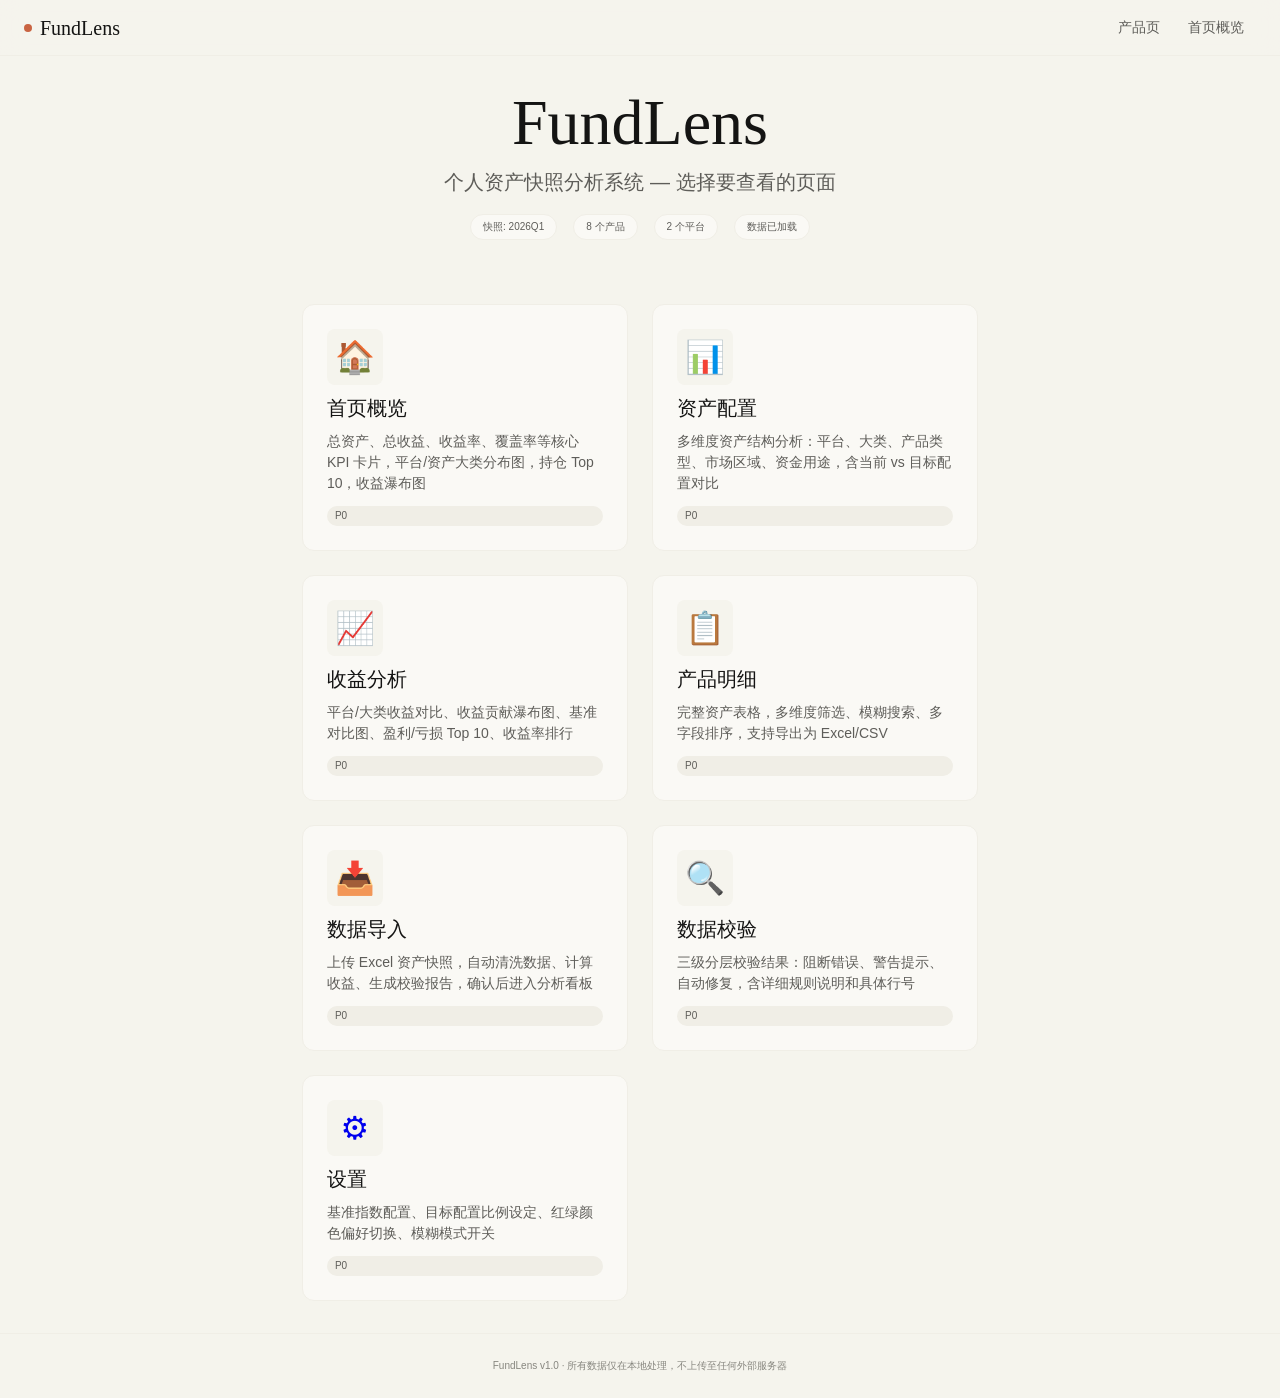
<file: 前端设计/index.html>
<!doctype html>
<html lang="zh-CN">
<head>
  <meta charset="utf-8" />
  <meta name="viewport" content="width=device-width, initial-scale=1" />
  <title>FundLens — 应用导航</title>
  <link rel="stylesheet" href="css/tokens.css" />
  <link rel="stylesheet" href="css/components.css" />
  <style>
    .launcher {
      min-height: 100vh;
      display: flex;
      flex-direction: column;
    }
    .launcher-header {
      padding: var(--space-8) 0 var(--space-4);
      text-align: center;
    }
    .launcher-header h1 {
      font-size: clamp(32px, 5vw, var(--text-4xl));
      margin-bottom: var(--space-2);
    }
    .launcher-header .sub {
      color: var(--muted);
      font-size: var(--text-lg);
    }

    .screen-grid {
      display: grid;
      grid-template-columns: repeat(auto-fill, minmax(280px, 1fr));
      gap: var(--space-6);
      padding: var(--space-8) 0;
    }

    .screen-card {
      background: var(--surface);
      border: 1px solid var(--border);
      border-radius: var(--radius-md);
      padding: var(--space-6);
      text-decoration: none;
      transition: all var(--motion-base) var(--ease-standard);
      display: flex;
      flex-direction: column;
      gap: var(--space-3);
    }
    .screen-card:hover {
      border-color: var(--accent);
      box-shadow: var(--elev-raised);
      transform: translateY(-2px);
    }
    .screen-card .card-icon {
      font-size: 32px;
      width: 56px;
      height: 56px;
      display: flex;
      align-items: center;
      justify-content: center;
      background: var(--bg);
      border-radius: var(--radius-sm);
    }
    .screen-card h4 {
      font-size: var(--text-lg);
      color: var(--fg);
    }
    .screen-card p {
      font-size: var(--text-sm);
      color: var(--muted);
      line-height: 1.5;
    }
    .screen-card .card-badge {
      align-self: flex-start;
    }

    .launcher-footer {
      margin-top: auto;
      padding: var(--space-6) 0;
      text-align: center;
      border-top: 1px solid var(--border);
      font-size: var(--text-xs);
      color: var(--meta);
    }

    .meta-bar {
      display: flex;
      gap: var(--space-4);
      justify-content: center;
      flex-wrap: wrap;
      padding: var(--space-4) 0;
    }
    .meta-chip {
      font-size: var(--text-xs);
      color: var(--muted);
      background: var(--surface);
      border: 1px solid var(--border);
      padding: 4px 12px;
      border-radius: var(--radius-pill);
    }
  </style>
</head>
<body>
<div class="launcher">

  <nav class="navbar">
    <a class="nav-brand" href="landing.html">
      <span class="brand-dot"></span> FundLens
    </a>
    <ul class="nav-links">
      <li><a href="landing.html">产品页</a></li>
      <li><a href="overview.html">首页概览</a></li>
    </ul>
  </nav>

  <div class="container">
    <header class="launcher-header">
      <h1>FundLens</h1>
      <p class="sub">个人资产快照分析系统 — 选择要查看的页面</p>
      <div class="meta-bar">
        <span class="meta-chip">快照: 2026Q1</span>
        <span class="meta-chip">8 个产品</span>
        <span class="meta-chip">2 个平台</span>
        <span class="meta-chip">数据已加载</span>
      </div>
    </header>

    <div class="screen-grid">
      <a href="overview.html" class="screen-card">
        <div class="card-icon">&#127968;</div>
        <h4>首页概览</h4>
        <p>总资产、总收益、收益率、覆盖率等核心 KPI 卡片，平台/资产大类分布图，持仓 Top 10，收益瀑布图</p>
        <span class="badge badge-muted">P0</span>
      </a>

      <a href="allocation.html" class="screen-card">
        <div class="card-icon">&#128202;</div>
        <h4>资产配置</h4>
        <p>多维度资产结构分析：平台、大类、产品类型、市场区域、资金用途，含当前 vs 目标配置对比</p>
        <span class="badge badge-muted">P0</span>
      </a>

      <a href="profit-analysis.html" class="screen-card">
        <div class="card-icon">&#128200;</div>
        <h4>收益分析</h4>
        <p>平台/大类收益对比、收益贡献瀑布图、基准对比图、盈利/亏损 Top 10、收益率排行</p>
        <span class="badge badge-muted">P0</span>
      </a>

      <a href="detail-table.html" class="screen-card">
        <div class="card-icon">&#128203;</div>
        <h4>产品明细</h4>
        <p>完整资产表格，多维度筛选、模糊搜索、多字段排序，支持导出为 Excel/CSV</p>
        <span class="badge badge-muted">P0</span>
      </a>

      <a href="import.html" class="screen-card">
        <div class="card-icon">&#128229;</div>
        <h4>数据导入</h4>
        <p>上传 Excel 资产快照，自动清洗数据、计算收益、生成校验报告，确认后进入分析看板</p>
        <span class="badge badge-muted">P0</span>
      </a>

      <a href="validation.html" class="screen-card">
        <div class="card-icon">&#128269;</div>
        <h4>数据校验</h4>
        <p>三级分层校验结果：阻断错误、警告提示、自动修复，含详细规则说明和具体行号</p>
        <span class="badge badge-muted">P0</span>
      </a>

      <a href="settings.html" class="screen-card">
        <div class="card-icon">&#9881;</div>
        <h4>设置</h4>
        <p>基准指数配置、目标配置比例设定、红绿颜色偏好切换、模糊模式开关</p>
        <span class="badge badge-muted">P0</span>
      </a>
    </div>
  </div>

  <footer class="launcher-footer">
    <div class="container">
      FundLens v1.0 · 所有数据仅在本地处理，不上传至任何外部服务器
    </div>
  </footer>
</div>
</body>
</html>
</file>
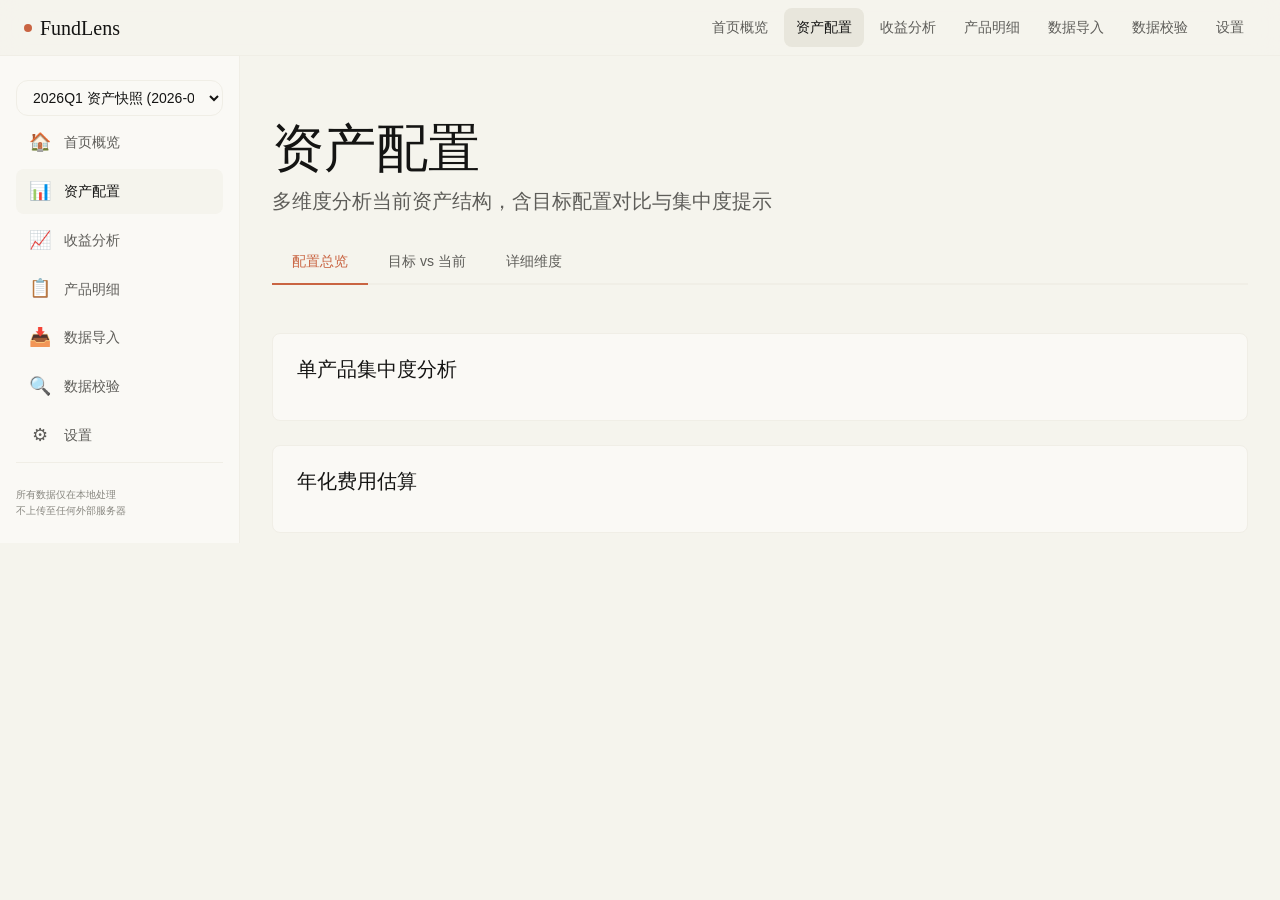
<file: 前端设计/allocation.html>
<!doctype html>
<html lang="zh-CN">
<head>
  <meta charset="utf-8" />
  <meta name="viewport" content="width=device-width, initial-scale=1" />
  <title>资产配置 — FundLens</title>
  <link rel="stylesheet" href="css/tokens.css" />
  <link rel="stylesheet" href="css/components.css" />
  <script src="js/sample-data.js"></script>
  <style>
    .donut-grid { display:grid;grid-template-columns:1fr 1fr 1fr;gap:var(--space-6);margin-bottom:var(--space-6); }
    @media(max-width:1024px){ .donut-grid{grid-template-columns:1fr 1fr;} }
    @media(max-width:600px){ .donut-grid{grid-template-columns:1fr;} }
    .tab-content { display: none; }
    .tab-content.is-visible { display: block; }
    .tab-btn { position: relative; }
  </style>
</head>
<body>

<nav class="navbar">
  <a class="nav-brand" href="index.html"><span class="brand-dot"></span> FundLens</a>
  <ul class="nav-links">
    <li><a href="overview.html">首页概览</a></li>
    <li><a href="allocation.html" class="active">资产配置</a></li>
    <li><a href="profit-analysis.html">收益分析</a></li>
    <li><a href="detail-table.html">产品明细</a></li>
    <li><a href="import.html">数据导入</a></li>
    <li><a href="validation.html">数据校验</a></li>
    <li><a href="settings.html">设置</a></li>
  </ul>
</nav>

<div class="app-layout">
  <aside class="app-sidebar">
    <select class="snapshot-select"><option>2026Q1 资产快照 (2026-03-31)</option></select>
    <a href="overview.html" class="nav-item"><span class="nav-icon">&#127968;</span> 首页概览</a>
    <a href="allocation.html" class="nav-item active"><span class="nav-icon">&#128202;</span> 资产配置</a>
    <a href="profit-analysis.html" class="nav-item"><span class="nav-icon">&#128200;</span> 收益分析</a>
    <a href="detail-table.html" class="nav-item"><span class="nav-icon">&#128203;</span> 产品明细</a>
    <a href="import.html" class="nav-item"><span class="nav-icon">&#128229;</span> 数据导入</a>
    <a href="validation.html" class="nav-item"><span class="nav-icon">&#128269;</span> 数据校验</a>
    <a href="settings.html" class="nav-item"><span class="nav-icon">&#9881;</span> 设置</a>
    <div class="sidebar-footer">所有数据仅在本地处理<br>不上传至任何外部服务器</div>
  </aside>

  <main class="app-main">
    <div class="page-header">
      <h2>资产配置</h2>
      <p class="subtitle">多维度分析当前资产结构，含目标配置对比与集中度提示</p>
    </div>

    <!-- Tabs -->
    <div class="tabs" id="allocationTabs">
      <button class="tab-btn active" data-tab="overview">配置总览</button>
      <button class="tab-btn" data-tab="target">目标 vs 当前</button>
      <button class="tab-btn" data-tab="detail">详细维度</button>
    </div>

    <!-- Tab: Overview -->
    <div class="tab-content is-visible" id="tab-overview">
      <div class="donut-grid" id="donutOverview"></div>
    </div>

    <!-- Tab: Target vs Current -->
    <div class="tab-content" id="tab-target">
      <div class="chart-card" style="margin-bottom:var(--space-6);">
        <h4>当前 vs 目标配置对比 (子弹图)</h4>
        <div class="chart-container" id="chartBullet"></div>
      </div>
      <div class="card">
        <h4 style="margin-bottom:var(--space-3);">偏离详情</h4>
        <div id="deviationTable"></div>
      </div>
    </div>

    <!-- Tab: Detail dimensions -->
    <div class="tab-content" id="tab-detail">
      <div class="donut-grid" id="donutDetail"></div>
    </div>

    <!-- Concentration card -->
    <div class="chart-card" style="margin-bottom:var(--space-6);">
      <h4>单产品集中度分析</h4>
      <div class="chart-container" id="chartConcentration"></div>
    </div>

    <!-- Fee estimation -->
    <div class="chart-card">
      <h4>年化费用估算</h4>
      <div class="chart-container" id="chartFees"></div>
    </div>

  </main>
</div>

<script>
// ─── Common helpers ─────────────────────────────────────
var totalAssets = SAMPLE_DATA.reduce(function(s,r){return s+r.current_value;},0);
var donutColors = ['#c96442','#5e5d59','#d4a574','#8b9a8b','#b8a9a0','#6b7b6b','#d4c5bc','#c4b5a5'];

function donutSVG(groups, total, W, H, R, ir, cx, cy) {
  W=W||260;H=H||240;R=R||70;ir=ir||42;cx=cx||W/2-10;cy=cy||H/2;
  var svg='<svg viewBox="0 0 '+W+' '+H+'" xmlns="http://www.w3.org/2000/svg">';
  var angle=-Math.PI/2;
  groups.forEach(function(g,i){
    var slice=g.value/total;
    var a2=angle+slice*2*Math.PI;
    var x1=cx+R*Math.cos(angle),y1=cy+R*Math.sin(angle);
    var x2=cx+R*Math.cos(a2),y2=cy+R*Math.sin(a2);
    svg+='<path d="M'+cx+','+cy+' L'+x1+','+y1+' A'+R+','+R+' 0 '+(slice>0.5?1:0)+',1 '+x2+','+y2+' Z" fill="'+donutColors[i%donutColors.length]+'" opacity="0.85"/>';
    angle=a2;
  });
  svg+='<circle cx="'+cx+'" cy="'+cy+'" r="'+ir+'" fill="var(--surface)"/>';
  svg+='<text x="'+cx+'" y="'+(cy-8)+'" text-anchor="middle" font-size="18" font-weight="500" fill="var(--fg)">¥'+(total/10000).toFixed(1)+'万</text>';
  svg+='<text x="'+cx+'" y="'+(cy+14)+'" text-anchor="middle" font-size="11" fill="var(--meta)">总资产</text>';

  var legendX=W-90,legendY=16;
  groups.slice(0,6).forEach(function(g,i){
    var y=legendY+i*20;
    svg+='<rect x="'+legendX+'" y="'+y+'" width="10" height="10" rx="2" fill="'+donutColors[i%donutColors.length]+'" opacity="0.85"/>';
    svg+='<text x="'+(legendX+14)+'" y="'+(y+9)+'" font-size="10" fill="var(--fg)">'+g.name+' '+(g.value/total*100).toFixed(1)+'%</text>';
  });
  svg+='</svg>';
  return svg;
}

function makeGroups(key){
  var groups={};
  SAMPLE_DATA.forEach(function(r){var k=r[key]||'未分类';groups[k]=(groups[k]||0)+r.current_value;});
  return Object.entries(groups).map(function(e){return{name:e[0],value:e[1]};}).sort(function(a,b){return b.value-a.value;});
}

// ─── Overview tab donuts ────────────────────────────────
(function(){
  var charts=[
    {title:'平台资产分布',key:'platform'},
    {title:'资产大类分布',key:'asset_class'},
    {title:'产品类型分布',key:'product_type'},
    {title:'市场区域分布',key:'market_region'},
    {title:'资金用途分布',key:'usage_purpose'},
    {title:'风险等级分布',key:'risk_level'}
  ];
  var html='';
  charts.forEach(function(c){
    var groups=makeGroups(c.key);
    html+='<div class="chart-card"><h4>'+c.title+'</h4><div class="chart-container">'+donutSVG(groups,totalAssets)+'</div></div>';
  });
  document.getElementById('donutOverview').innerHTML=html;
})();

// ─── Detail tab donuts ──────────────────────────────────
(function(){
  var charts=[
    {title:'流动性分布',key:'liquidity'},
    {title:'平台 × 大类 交叉',key:'platform'}
  ];
  var html='';
  charts.forEach(function(c){
    var groups=makeGroups(c.key);
    html+='<div class="chart-card"><h4>'+c.title+'</h4><div class="chart-container">'+donutSVG(groups,totalAssets)+'</div></div>';
  });
  // Cross-tab: platform × asset_class
  var cross={};
  SAMPLE_DATA.forEach(function(r){var k=r.platform+' · '+r.asset_class;cross[k]=(cross[k]||0)+r.current_value;});
  var crossGroups=Object.entries(cross).map(function(e){return{name:e[0],value:e[1]};}).sort(function(a,b){return b.value-a.value;});
  html+='<div class="chart-card"><h4>平台 × 资产大类 交叉分析</h4><div class="chart-container">'+donutSVG(crossGroups,totalAssets)+'</div></div>';
  document.getElementById('donutDetail').innerHTML=html;
})();

// ─── Bullet chart (target vs current) ───────────────────
(function(){
  var targetMap={'现金类':0.10,'固收类':0.40,'固收增强类':0.10,'权益类':0.30,'跨境类':0.10};
  var byClass={};
  SAMPLE_DATA.forEach(function(r){byClass[r.asset_class]=(byClass[r.asset_class]||0)+r.current_value;});
  var order=['现金类','固收类','固收增强类','权益类','跨境类'];
  var devs=order.map(function(cls){
    var cur=(byClass[cls]||0)/totalAssets;
    var tgt=targetMap[cls]||0;
    return{cls:cls,current:cur,target:tgt,dev:cur-tgt,over:Math.abs(cur-tgt)>0.05};
  });

  var barH=36,gap=14,W=700,H=devs.length*(barH+gap)+40,padL=100,maxW=W-padL-80;
  var svg='<svg viewBox="0 0 '+W+' '+H+'" xmlns="http://www.w3.org/2000/svg">';
  svg+='<text x="'+padL+'" y="20" font-size="11" fill="var(--meta)">■ 当前占比 &nbsp; ▎目标线 &nbsp; 偏离超 ±5% 橙色高亮</text>';
  devs.forEach(function(d,i){
    var y=30+i*(barH+gap);
    svg+='<text x="'+(padL-8)+'" y="'+(y+barH/2+5)+'" text-anchor="end" font-size="12" fill="var(--fg)">'+d.cls+'</text>';
    // Track bg
    svg+='<rect x="'+padL+'" y="'+y+'" width="'+maxW+'" height="'+barH+'" fill="var(--border)" rx="3"/>';
    // Tonal range bands
    svg+='<rect x="'+padL+'" y="'+y+'" width="'+maxW+'" height="'+barH+'" fill="none" rx="3"/>';
    // Current bar
    var cw=d.current*maxW;
    var barColor=d.over?'var(--warn)':'var(--chart-1)';
    svg+='<rect x="'+padL+'" y="'+(y+4)+'" width="'+Math.max(cw,4)+'" height="'+(barH-8)+'" fill="'+barColor+'" rx="3" opacity="0.85"/>';
    // Target marker
    var mx=padL+d.target*maxW;
    svg+='<line x1="'+mx+'" y1="'+(y-2)+'" x2="'+mx+'" y2="'+(y+barH+2)+'" stroke="var(--fg)" stroke-width="2.5" stroke-dasharray="4,2"/>';
    // Labels
    svg+='<text x="'+(padL+Math.max(cw,4)+8)+'" y="'+(y+barH/2+5)+'" font-size="12" fill="'+(d.over?'var(--warn)':'var(--fg))+'">'+(d.current*100).toFixed(1)+'%</text>';
    svg+='<text x="'+(W-10)+'" y="'+(y+barH/2+5)+'" text-anchor="end" font-size="11" fill="'+(d.over?'var(--warn)':'var(--meta))+'">目标: '+(d.target*100).toFixed(0)+'% '+(d.over?'⚠':'')+'</text>';
  });
  svg+='</svg>';
  document.getElementById('chartBullet').innerHTML=svg;

  // Deviation table
  var tableHtml='<table class="data-table"><thead><tr><th>资产大类</th><th class="num">当前占比</th><th class="num">目标占比</th><th class="num">偏离</th><th>状态</th></tr></thead><tbody>';
  devs.forEach(function(d){
    var devSign=d.dev>=0?'+':'';
    tableHtml+='<tr><td>'+d.cls+'</td><td class="num">'+(d.current*100).toFixed(1)+'%</td><td class="num">'+(d.target*100).toFixed(0)+'%</td><td class="num" style="color:'+(d.over?'var(--warn)':'var(--fg))+'">'+devSign+(d.dev*100).toFixed(1)+'%</td><td>'+(d.over?'<span class="badge badge-warn">偏离超 ±5%</span>':'<span class="badge badge-success">正常</span>')+'</td></tr>';
  });
  tableHtml+='</tbody></table>';
  document.getElementById('deviationTable').innerHTML=tableHtml;
})();

// ─── Concentration chart ────────────────────────────────
(function(){
  var sorted=SAMPLE_DATA.slice().sort(function(a,b){return b.current_value-a.current_value;});
  var W=600,H=sorted.length*32+40,barH=18,gap=8,padL=130;
  var svg='<svg viewBox="0 0 '+W+' '+H+'" xmlns="http://www.w3.org/2000/svg">';
  sorted.forEach(function(r,i){
    var y=15+i*(barH+gap);
    var pct=r.current_value/totalAssets;
    var w=pct*(W-padL-70);
    var color=pct>0.2?'var(--warn)':'var(--chart-1)';
    svg+='<text x="'+(padL-6)+'" y="'+(y+barH/2+4)+'" text-anchor="end" font-size="10" fill="var(--fg)">'+r.product_name.substring(0,12)+'</text>';
    svg+='<rect x="'+padL+'" y="'+y+'" width="'+Math.max(w,2)+'" height="'+barH+'" fill="'+color+'" rx="2" opacity="0.8"/>';
    svg+='<text x="'+(padL+Math.max(w,2)+6)+'" y="'+(y+barH/2+4)+'" font-size="10" fill="'+(pct>0.2?'var(--warn)':'var(--muted))+'">'+(pct*100).toFixed(1)+'%'+(pct>0.2?' ⚠':'')+'</text>';
    // 20% threshold line
    if(i===0){svg+='<line x1="'+(padL+0.2*(W-padL-70))+'" y1="0" x2="'+(padL+0.2*(W-padL-70))+'" y2="'+(H-20)+'" stroke="var(--warn)" stroke-width="1" stroke-dasharray="4,3" opacity="0.5"/>';}
  });
  svg+='</svg>';
  document.getElementById('chartConcentration').innerHTML=svg;
})();

// ─── Fee estimation chart ───────────────────────────────
(function(){
  var W=600,H=220,barH=28,gap=12,padL=110;
  var byClass={};
  SAMPLE_DATA.forEach(function(r){var c=r.asset_class;if(!byClass[c])byClass[c]={fee:0,val:0};byClass[c].fee+=(r.annual_fee_rate||0)*r.current_value;byClass[c].val+=r.current_value;});
  var items=Object.entries(byClass).map(function(e){return{name:e[0],fee:e[1].fee,val:e[1].val};}).sort(function(a,b){return b.fee-a.fee;});
  var maxFee=Math.max.apply(null,items.map(function(i){return i.fee;}))||1;
  var totalFee=items.reduce(function(s,i){return s+i.fee;},0);
  var svg='<svg viewBox="0 0 '+W+' '+H+'" xmlns="http://www.w3.org/2000/svg">';
  items.forEach(function(item,i){
    var y=10+i*(barH+gap);
    var w=(item.fee/maxFee)*(W-padL-120);
    svg+='<text x="'+(padL-6)+'" y="'+(y+barH/2+5)+'" text-anchor="end" font-size="11" fill="var(--fg)">'+item.name+'</text>';
    svg+='<rect x="'+padL+'" y="'+y+'" width="'+Math.max(w,2)+'" height="'+barH+'" fill="var(--chart-1)" rx="3" opacity="0.8"/>';
    svg+='<text x="'+(padL+Math.max(w,2)+6)+'" y="'+(y+barH/2+5)+'" font-size="11" fill="var(--muted)">¥'+Math.round(item.fee).toLocaleString()+'/年</text>';
  });
  svg+='<text x="'+(W/2)+'" y="'+(H-4)+'" text-anchor="middle" font-size="11" fill="var(--meta)">年度管理费合计: ¥'+Math.round(totalFee).toLocaleString()+' · 占资产 '+(totalFee/totalAssets*100).toFixed(2)+'%</text>';
  svg+='</svg>';
  document.getElementById('chartFees').innerHTML=svg;
})();

// ─── Tab switching (event delegation) ────────────────────
document.getElementById('allocationTabs').addEventListener('click',function(e){
  var btn = e.target.closest('.tab-btn');
  if (!btn) return;
  e.preventDefault();
  var tabId = btn.getAttribute('data-tab');
  document.querySelectorAll('#allocationTabs .tab-btn').forEach(function(b){b.classList.remove('active');});
  btn.classList.add('active');
  document.querySelectorAll('.tab-content').forEach(function(c){c.classList.remove('is-visible');});
  var target = document.getElementById('tab-'+tabId);
  if (target) target.classList.add('is-visible');
});
</script>
</body>
</html>
</file>
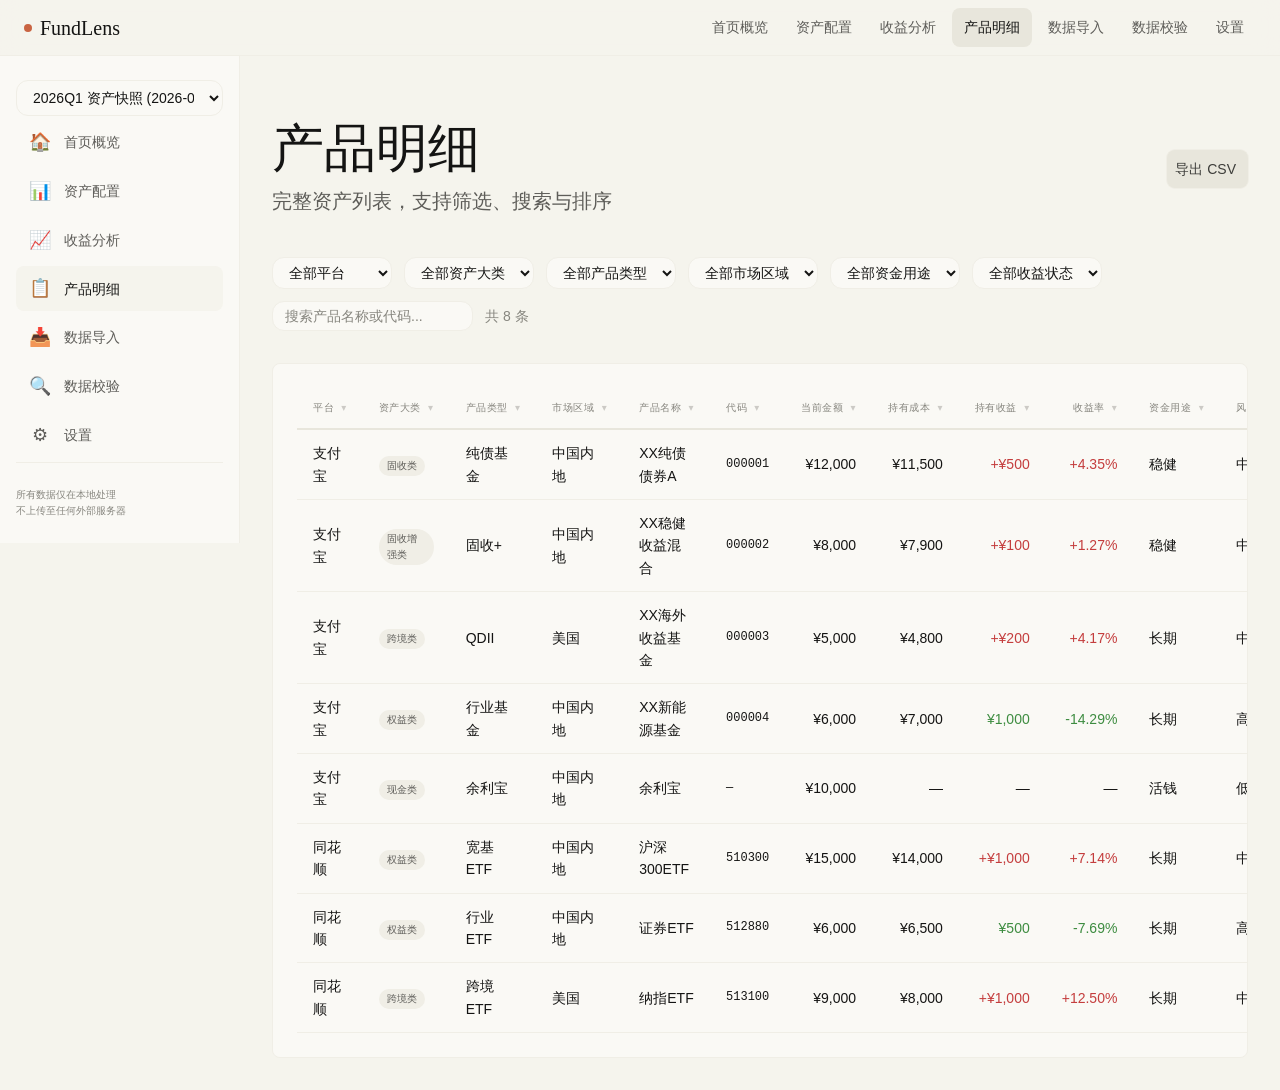
<file: 前端设计/detail-table.html>
<!doctype html>
<html lang="zh-CN">
<head>
  <meta charset="utf-8" />
  <meta name="viewport" content="width=device-width, initial-scale=1" />
  <title>产品明细 — FundLens</title>
  <link rel="stylesheet" href="css/tokens.css" />
  <link rel="stylesheet" href="css/components.css" />
  <script src="js/sample-data.js"></script>
</head>
<body>

<nav class="navbar">
  <a class="nav-brand" href="index.html"><span class="brand-dot"></span> FundLens</a>
  <ul class="nav-links">
    <li><a href="overview.html">首页概览</a></li>
    <li><a href="allocation.html">资产配置</a></li>
    <li><a href="profit-analysis.html">收益分析</a></li>
    <li><a href="detail-table.html" class="active">产品明细</a></li>
    <li><a href="import.html">数据导入</a></li>
    <li><a href="validation.html">数据校验</a></li>
    <li><a href="settings.html">设置</a></li>
  </ul>
</nav>

<div class="app-layout">
  <aside class="app-sidebar">
    <select class="snapshot-select"><option>2026Q1 资产快照 (2026-03-31)</option></select>
    <a href="overview.html" class="nav-item"><span class="nav-icon">&#127968;</span> 首页概览</a>
    <a href="allocation.html" class="nav-item"><span class="nav-icon">&#128202;</span> 资产配置</a>
    <a href="profit-analysis.html" class="nav-item"><span class="nav-icon">&#128200;</span> 收益分析</a>
    <a href="detail-table.html" class="nav-item active"><span class="nav-icon">&#128203;</span> 产品明细</a>
    <a href="import.html" class="nav-item"><span class="nav-icon">&#128229;</span> 数据导入</a>
    <a href="validation.html" class="nav-item"><span class="nav-icon">&#128269;</span> 数据校验</a>
    <a href="settings.html" class="nav-item"><span class="nav-icon">&#9881;</span> 设置</a>
    <div class="sidebar-footer">所有数据仅在本地处理<br>不上传至任何外部服务器</div>
  </aside>

  <main class="app-main">
    <div class="page-header">
      <div class="row-between">
        <div>
          <h2>产品明细</h2>
          <p class="subtitle">完整资产列表，支持筛选、搜索与排序</p>
        </div>
        <button class="btn" onclick="exportTable()">导出 CSV</button>
      </div>
    </div>

    <!-- Filters -->
    <div class="filters-bar" style="margin-bottom:var(--space-4);">
      <select class="filter-select" id="filterPlatform" onchange="applyFilters()">
        <option value="">全部平台</option>
        <option>支付宝</option><option>同花顺</option>
      </select>
      <select class="filter-select" id="filterClass" onchange="applyFilters()">
        <option value="">全部资产大类</option>
        <option>现金类</option><option>固收类</option><option>固收增强类</option><option>权益类</option><option>跨境类</option>
      </select>
      <select class="filter-select" id="filterType" onchange="applyFilters()">
        <option value="">全部产品类型</option>
      </select>
      <select class="filter-select" id="filterRegion" onchange="applyFilters()">
        <option value="">全部市场区域</option>
        <option>中国内地</option><option>美国</option><option>港股</option><option>全球</option>
      </select>
      <select class="filter-select" id="filterPurpose" onchange="applyFilters()">
        <option value="">全部资金用途</option>
        <option>活钱</option><option>稳健</option><option>长期</option><option>保障</option>
      </select>
      <select class="filter-select" id="filterProfit" onchange="applyFilters()">
        <option value="">全部收益状态</option>
        <option value="profit">盈利</option><option value="loss">亏损</option><option value="none">无收益数据</option>
      </select>
      <input type="text" class="search-input" id="searchInput" placeholder="搜索产品名称或代码..." oninput="applyFilters()">
      <span style="font-size:var(--text-sm);color:var(--meta);" id="resultCount"></span>
    </div>

    <!-- Table -->
    <div class="card" style="overflow-x:auto;">
      <table class="data-table" id="productTable">
        <thead>
          <tr>
            <th data-sort="platform" onclick="sortBy('platform')">平台 <span class="sort-arrow">▾</span></th>
            <th data-sort="asset_class" onclick="sortBy('asset_class')">资产大类 <span class="sort-arrow">▾</span></th>
            <th data-sort="product_type" onclick="sortBy('product_type')">产品类型 <span class="sort-arrow">▾</span></th>
            <th data-sort="market_region" onclick="sortBy('market_region')">市场区域 <span class="sort-arrow">▾</span></th>
            <th data-sort="product_name" onclick="sortBy('product_name')">产品名称 <span class="sort-arrow">▾</span></th>
            <th data-sort="product_code" onclick="sortBy('product_code')">代码 <span class="sort-arrow">▾</span></th>
            <th class="num" data-sort="current_value" onclick="sortBy('current_value')">当前金额 <span class="sort-arrow">▾</span></th>
            <th class="num" data-sort="cost_amount" onclick="sortBy('cost_amount')">持有成本 <span class="sort-arrow">▾</span></th>
            <th class="num" data-sort="holding_profit" onclick="sortBy('holding_profit')">持有收益 <span class="sort-arrow">▾</span></th>
            <th class="num" data-sort="holding_return" onclick="sortBy('holding_return')">收益率 <span class="sort-arrow">▾</span></th>
            <th data-sort="usage_purpose" onclick="sortBy('usage_purpose')">资金用途 <span class="sort-arrow">▾</span></th>
            <th data-sort="risk_level" onclick="sortBy('risk_level')">风险等级 <span class="sort-arrow">▾</span></th>
          </tr>
        </thead>
        <tbody></tbody>
      </table>
    </div>

  </main>
</div>

<script>
// Populate product type filter
(function(){
  var types = [...new Set(SAMPLE_DATA.map(function(r){return r.product_type;}))];
  var sel = document.getElementById('filterType');
  types.forEach(function(t){ var o=document.createElement('option');o.value=t;o.textContent=t;sel.appendChild(o); });
})();

var sortField = null;
var sortAsc = true;

function fmt(n, isPct){
  if(n==null) return '—';
  if(isPct) return (n>=0?'+':'')+(n*100).toFixed(2)+'%';
  return '¥'+n.toLocaleString();
}

function profitClass(v){
  if(v==null) return '';
  return v>0?'profit-cell':v<0?'loss-cell':'';
}

function renderTable(data){
  var tbody = document.querySelector('#productTable tbody');
  tbody.innerHTML = '';
  data.forEach(function(r){
    var tr = document.createElement('tr');
    tr.innerHTML =
      '<td>'+r.platform+'</td>'+
      '<td><span class="badge badge-muted">'+r.asset_class+'</span></td>'+
      '<td>'+r.product_type+'</td>'+
      '<td>'+r.market_region+'</td>'+
      '<td>'+r.product_name+'</td>'+
      '<td style="font-family:var(--font-mono);font-size:12px;">'+(r.product_code||'—')+'</td>'+
      '<td class="num">'+fmt(r.current_value)+'</td>'+
      '<td class="num">'+(r.cost_amount!=null?fmt(r.cost_amount):'—')+'</td>'+
      '<td class="num '+profitClass(r.holding_profit)+'">'+(r.holding_profit!=null?(r.holding_profit>=0?'+':'')+fmt(Math.abs(r.holding_profit)):'—')+'</td>'+
      '<td class="num '+profitClass(r.holding_return)+'">'+fmt(r.holding_return, true)+'</td>'+
      '<td>'+r.usage_purpose+'</td>'+
      '<td>'+r.risk_level+'</td>';
    tbody.appendChild(tr);
  });
  document.getElementById('resultCount').textContent = '共 '+data.length+' 条';
}

function applyFilters(){
  var fp = document.getElementById('filterPlatform').value;
  var fc = document.getElementById('filterClass').value;
  var ft = document.getElementById('filterType').value;
  var fr = document.getElementById('filterRegion').value;
  var fu = document.getElementById('filterPurpose').value;
  var fpr = document.getElementById('filterProfit').value;
  var q = document.getElementById('searchInput').value.toLowerCase();

  var data = SAMPLE_DATA.slice();
  if(fp) data = data.filter(function(r){return r.platform===fp;});
  if(fc) data = data.filter(function(r){return r.asset_class===fc;});
  if(ft) data = data.filter(function(r){return r.product_type===ft;});
  if(fr) data = data.filter(function(r){return r.market_region===fr;});
  if(fu) data = data.filter(function(r){return r.usage_purpose===fu;});
  if(fpr==='profit') data = data.filter(function(r){return r.holding_profit!=null && r.holding_profit>0;});
  if(fpr==='loss') data = data.filter(function(r){return r.holding_profit!=null && r.holding_profit<0;});
  if(fpr==='none') data = data.filter(function(r){return r.holding_profit==null;});
  if(q) data = data.filter(function(r){return r.product_name.toLowerCase().indexOf(q)>=0 || (r.product_code||'').indexOf(q)>=0;});

  if(sortField){
    data.sort(function(a,b){
      var va=a[sortField], vb=b[sortField];
      if(va==null) return 1; if(vb==null) return -1;
      if(typeof va==='string') va=va.toLowerCase(),vb=vb.toLowerCase();
      return sortAsc?(va>vb?1:va<vb?-1:0):(va<vb?1:va>vb?-1:0);
    });
  }
  renderTable(data);
}

function sortBy(field){
  if(sortField===field){ sortAsc=!sortAsc; }
  else { sortField=field; sortAsc=true; }
  document.querySelectorAll('#productTable th').forEach(function(th){th.classList.remove('sorted');});
  document.querySelector('#productTable th[data-sort="'+field+'"]').classList.add('sorted');
  applyFilters();
}

function exportTable(){
  var rows = document.querySelectorAll('#productTable tbody tr');
  var csv = '平台,资产大类,产品类型,市场区域,产品名称,代码,当前金额,持有成本,持有收益,收益率,资金用途,风险等级\n';
  rows.forEach(function(tr){
    var cells = tr.querySelectorAll('td');
    var row = [];
    cells.forEach(function(td){ row.push('"'+td.textContent.replace(/"/g,'""')+'"'); });
    csv += row.join(',') + '\n';
  });
  var blob = new Blob(['﻿'+csv], {type:'text/csv;charset=utf-8;'});
  var url = URL.createObjectURL(blob);
  var a = document.createElement('a');
  a.href = url; a.download = 'FundLens_products_2026Q1.csv';
  a.click(); URL.revokeObjectURL(url);
}

// Initial render
applyFilters();
</script>
</body>
</html>
</file>
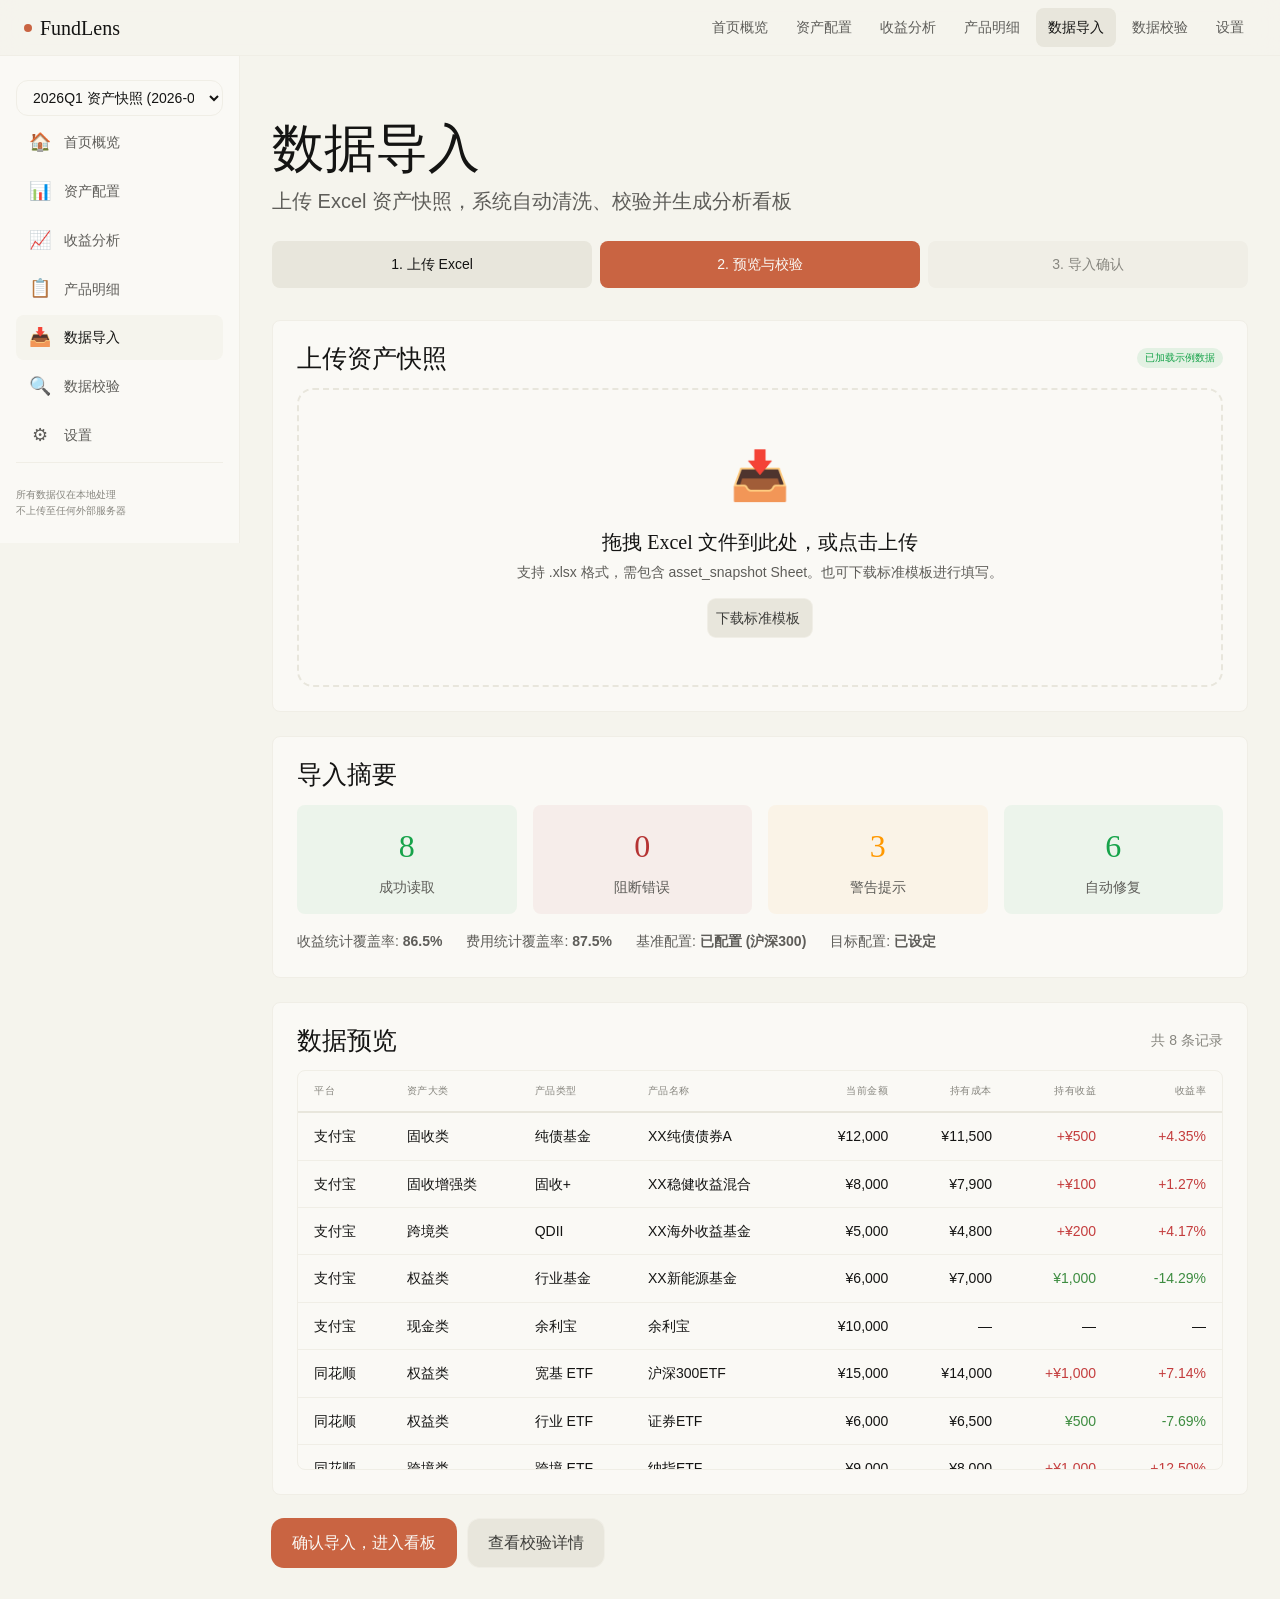
<file: 前端设计/import.html>
<!doctype html>
<html lang="zh-CN">
<head>
  <meta charset="utf-8" />
  <meta name="viewport" content="width=device-width, initial-scale=1" />
  <title>数据导入 — FundLens</title>
  <link rel="stylesheet" href="css/tokens.css" />
  <link rel="stylesheet" href="css/components.css" />
  <script src="js/sample-data.js"></script>
  <style>
    .import-steps { display: flex; gap: var(--space-2); margin-bottom: var(--space-8); }
    .import-step {
      flex: 1;
      text-align: center;
      padding: var(--space-3);
      border-radius: var(--radius-sm);
      font-size: var(--text-sm);
      color: var(--meta);
      background: var(--border);
    }
    .import-step.active { background: var(--accent); color: var(--accent-on); }
    .import-step.done { background: var(--border-soft); color: var(--fg); }

    .preview-table-wrap {
      max-height: 400px;
      overflow: auto;
      border: 1px solid var(--border);
      border-radius: var(--radius-sm);
    }
  </style>
</head>
<body>

<nav class="navbar">
  <a class="nav-brand" href="index.html"><span class="brand-dot"></span> FundLens</a>
  <ul class="nav-links">
    <li><a href="overview.html">首页概览</a></li>
    <li><a href="allocation.html">资产配置</a></li>
    <li><a href="profit-analysis.html">收益分析</a></li>
    <li><a href="detail-table.html">产品明细</a></li>
    <li><a href="import.html" class="active">数据导入</a></li>
    <li><a href="validation.html">数据校验</a></li>
    <li><a href="settings.html">设置</a></li>
  </ul>
</nav>

<div class="app-layout">
  <aside class="app-sidebar">
    <select class="snapshot-select" id="snapshotSelect">
      <option>2026Q1 资产快照 (2026-03-31)</option>
      <option disabled>— 暂无其他快照 —</option>
    </select>
    <a href="overview.html" class="nav-item"><span class="nav-icon">&#127968;</span> 首页概览</a>
    <a href="allocation.html" class="nav-item"><span class="nav-icon">&#128202;</span> 资产配置</a>
    <a href="profit-analysis.html" class="nav-item"><span class="nav-icon">&#128200;</span> 收益分析</a>
    <a href="detail-table.html" class="nav-item"><span class="nav-icon">&#128203;</span> 产品明细</a>
    <a href="import.html" class="nav-item active"><span class="nav-icon">&#128229;</span> 数据导入</a>
    <a href="validation.html" class="nav-item"><span class="nav-icon">&#128269;</span> 数据校验</a>
    <a href="settings.html" class="nav-item"><span class="nav-icon">&#9881;</span> 设置</a>
    <div class="sidebar-footer">
      所有数据仅在本地处理<br>不上传至任何外部服务器
    </div>
  </aside>

  <main class="app-main">
    <div class="page-header">
      <h2>数据导入</h2>
      <p class="subtitle">上传 Excel 资产快照，系统自动清洗、校验并生成分析看板</p>
    </div>

    <!-- Steps -->
    <div class="import-steps">
      <div class="import-step done">1. 上传 Excel</div>
      <div class="import-step active">2. 预览与校验</div>
      <div class="import-step">3. 导入确认</div>
    </div>

    <!-- Upload zone -->
    <div class="card" style="margin-bottom:var(--space-6);">
      <div class="row-between" style="margin-bottom:var(--space-4);">
        <h4 style="margin:0;">上传资产快照</h4>
        <span class="badge badge-success">已加载示例数据</span>
      </div>
      <div class="upload-zone" id="uploadZone">
        <div class="upload-icon">&#128229;</div>
        <h3>拖拽 Excel 文件到此处，或点击上传</h3>
        <p>支持 .xlsx 格式，需包含 asset_snapshot Sheet。也可下载标准模板进行填写。</p>
        <div style="margin-top:var(--space-4);">
          <button class="btn" onclick="handleDownloadTemplate()">下载标准模板</button>
        </div>
      </div>
      <input type="file" id="fileInput" accept=".xlsx" style="display:none;" onchange="handleFileSelect(event)" />
      <script>
        document.getElementById('uploadZone').addEventListener('click', function() {
          document.getElementById('fileInput').click();
        });
        document.getElementById('uploadZone').addEventListener('dragover', function(e) {
          e.preventDefault();
          this.classList.add('drag-over');
        });
        document.getElementById('uploadZone').addEventListener('dragleave', function() {
          this.classList.remove('drag-over');
        });
        document.getElementById('uploadZone').addEventListener('drop', function(e) {
          e.preventDefault();
          this.classList.remove('drag-over');
          showToast('示例模式：文件上传功能将在完整版中可用');
        });
        function handleFileSelect(e) {
          showToast('示例模式：已加载设计文档中的 8 条示例数据');
        }
        function handleDownloadTemplate() {
          showToast('模板下载功能将在完整版中可用');
        }
        function showToast(msg) {
          var t = document.createElement('div');
          t.className = 'toast';
          t.textContent = msg;
          document.body.appendChild(t);
          setTimeout(function(){ t.remove(); }, 3000);
        }
      </script>
    </div>

    <!-- Import summary -->
    <div class="card" style="margin-bottom:var(--space-6);">
      <h4 style="margin-bottom:var(--space-4);">导入摘要</h4>
      <div class="validation-summary">
        <div class="validation-stat v-fix">
          <div class="stat-num">8</div><div class="stat-label">成功读取</div>
        </div>
        <div class="validation-stat v-error">
          <div class="stat-num">0</div><div class="stat-label">阻断错误</div>
        </div>
        <div class="validation-stat v-warn">
          <div class="stat-num">3</div><div class="stat-label">警告提示</div>
        </div>
        <div class="validation-stat v-fix">
          <div class="stat-num">6</div><div class="stat-label">自动修复</div>
        </div>
      </div>
      <div style="margin-top:var(--space-4);display:flex;gap:var(--space-6);flex-wrap:wrap;font-size:var(--text-sm);color:var(--muted);">
        <span>收益统计覆盖率: <strong>86.5%</strong></span>
        <span>费用统计覆盖率: <strong>87.5%</strong></span>
        <span>基准配置: <strong>已配置 (沪深300)</strong></span>
        <span>目标配置: <strong>已设定</strong></span>
      </div>
    </div>

    <!-- Data preview -->
    <div class="card" style="margin-bottom:var(--space-6);">
      <div class="row-between" style="margin-bottom:var(--space-4);">
        <h4 style="margin:0;">数据预览</h4>
        <span style="font-size:var(--text-sm);color:var(--meta);">共 8 条记录</span>
      </div>
      <div class="preview-table-wrap">
        <table class="data-table" id="previewTable">
          <thead>
            <tr>
              <th>平台</th><th>资产大类</th><th>产品类型</th><th>产品名称</th><th class="num">当前金额</th><th class="num">持有成本</th><th class="num">持有收益</th><th class="num">收益率</th>
            </tr>
          </thead>
          <tbody></tbody>
        </table>
      </div>
    </div>

    <!-- Actions -->
    <div style="display:flex;gap:var(--space-3);">
      <a href="overview.html" class="btn btn-primary btn-lg">确认导入，进入看板</a>
      <a href="validation.html" class="btn btn-lg">查看校验详情</a>
    </div>

    <script>
      (function() {
        var tbody = document.querySelector('#previewTable tbody');
        SAMPLE_DATA.forEach(function(row) {
          var tr = document.createElement('tr');
          var profit = row.holding_profit;
          var ret = row.holding_return;
          tr.innerHTML =
            '<td>' + row.platform + '</td>' +
            '<td>' + row.asset_class + '</td>' +
            '<td>' + row.product_type + '</td>' +
            '<td>' + row.product_name + '</td>' +
            '<td class="num">¥' + row.current_value.toLocaleString() + '</td>' +
            '<td class="num">' + (row.cost_amount ? '¥' + row.cost_amount.toLocaleString() : '—') + '</td>' +
            '<td class="num ' + (profit > 0 ? 'profit-cell' : profit < 0 ? 'loss-cell' : '') + '">' + (profit != null ? (profit >= 0 ? '+' : '') + '¥' + Math.abs(profit).toLocaleString() : '—') + '</td>' +
            '<td class="num ' + (ret > 0 ? 'profit-cell' : ret < 0 ? 'loss-cell' : '') + '">' + (ret != null ? (ret >= 0 ? '+' : '') + (ret * 100).toFixed(2) + '%' : '—') + '</td>';
          tbody.appendChild(tr);
        });
      })();
    </script>

  </main>
</div>
</body>
</html>
</file>
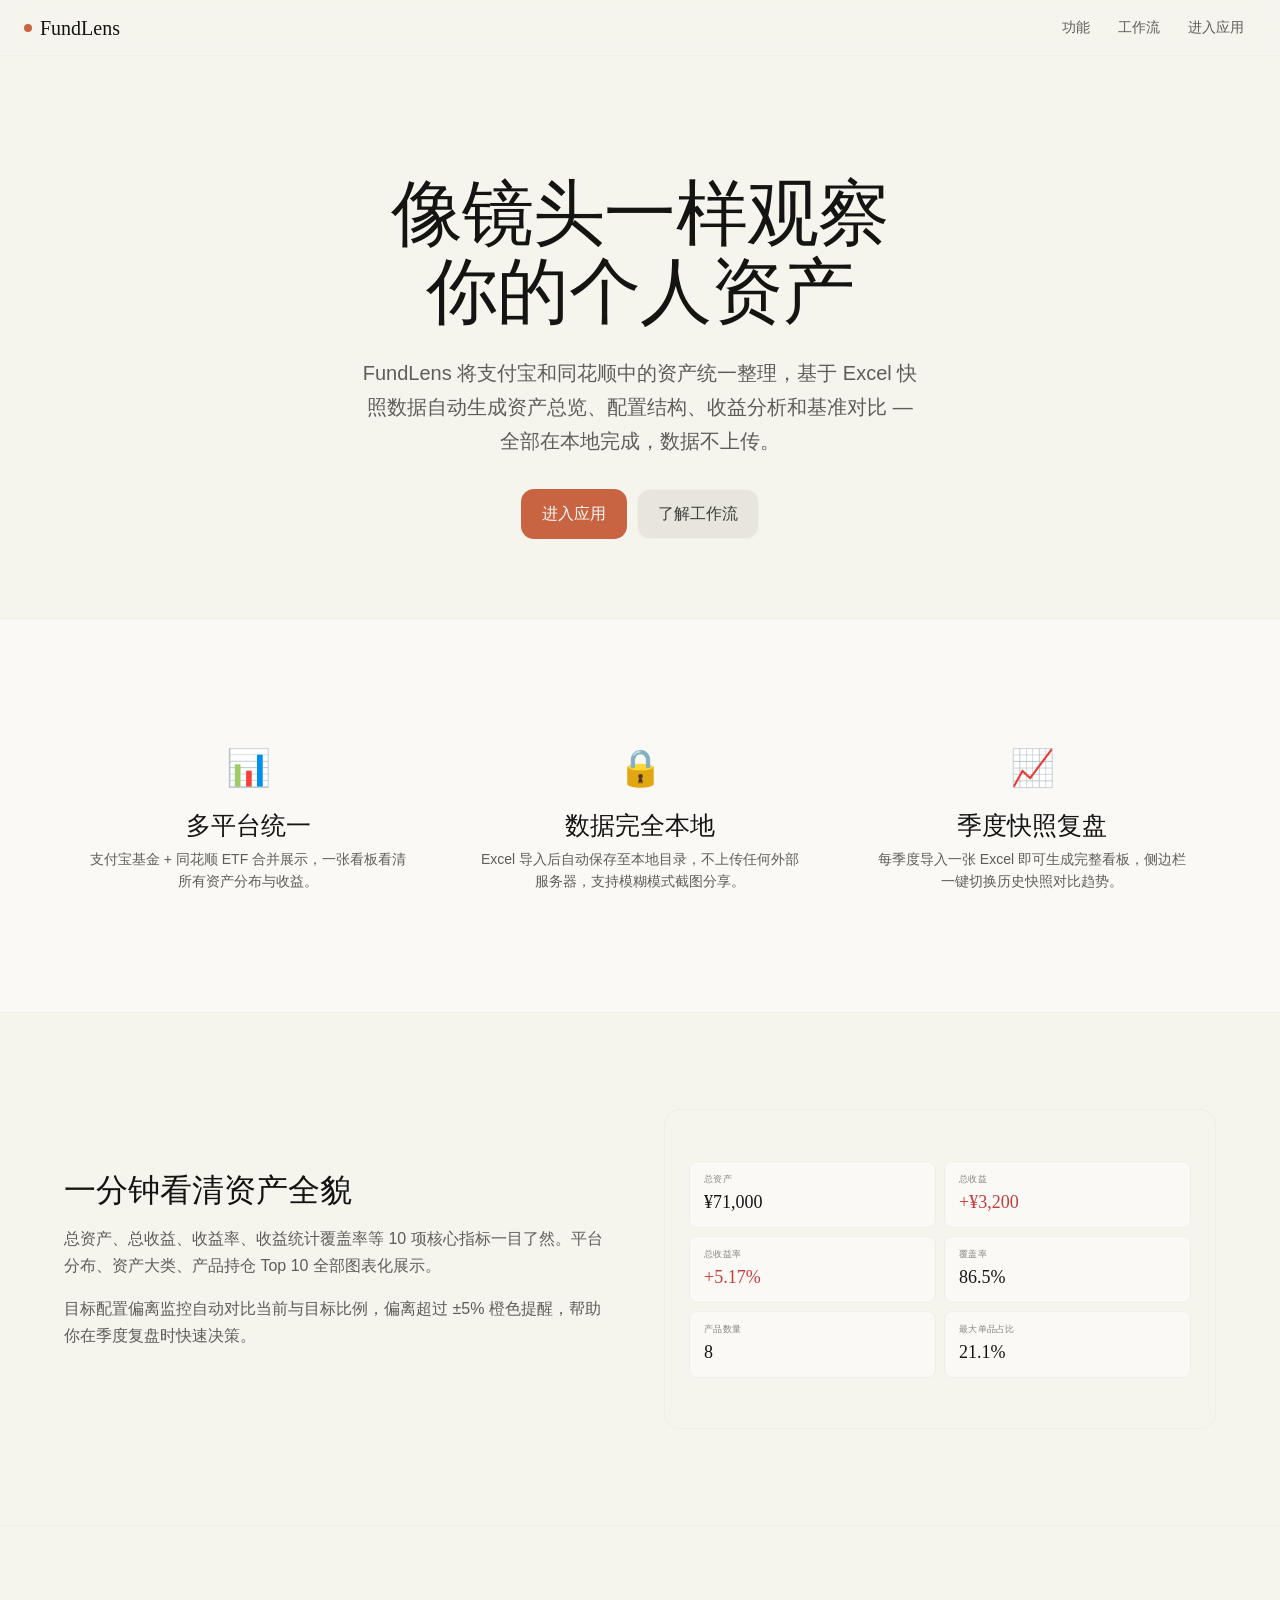
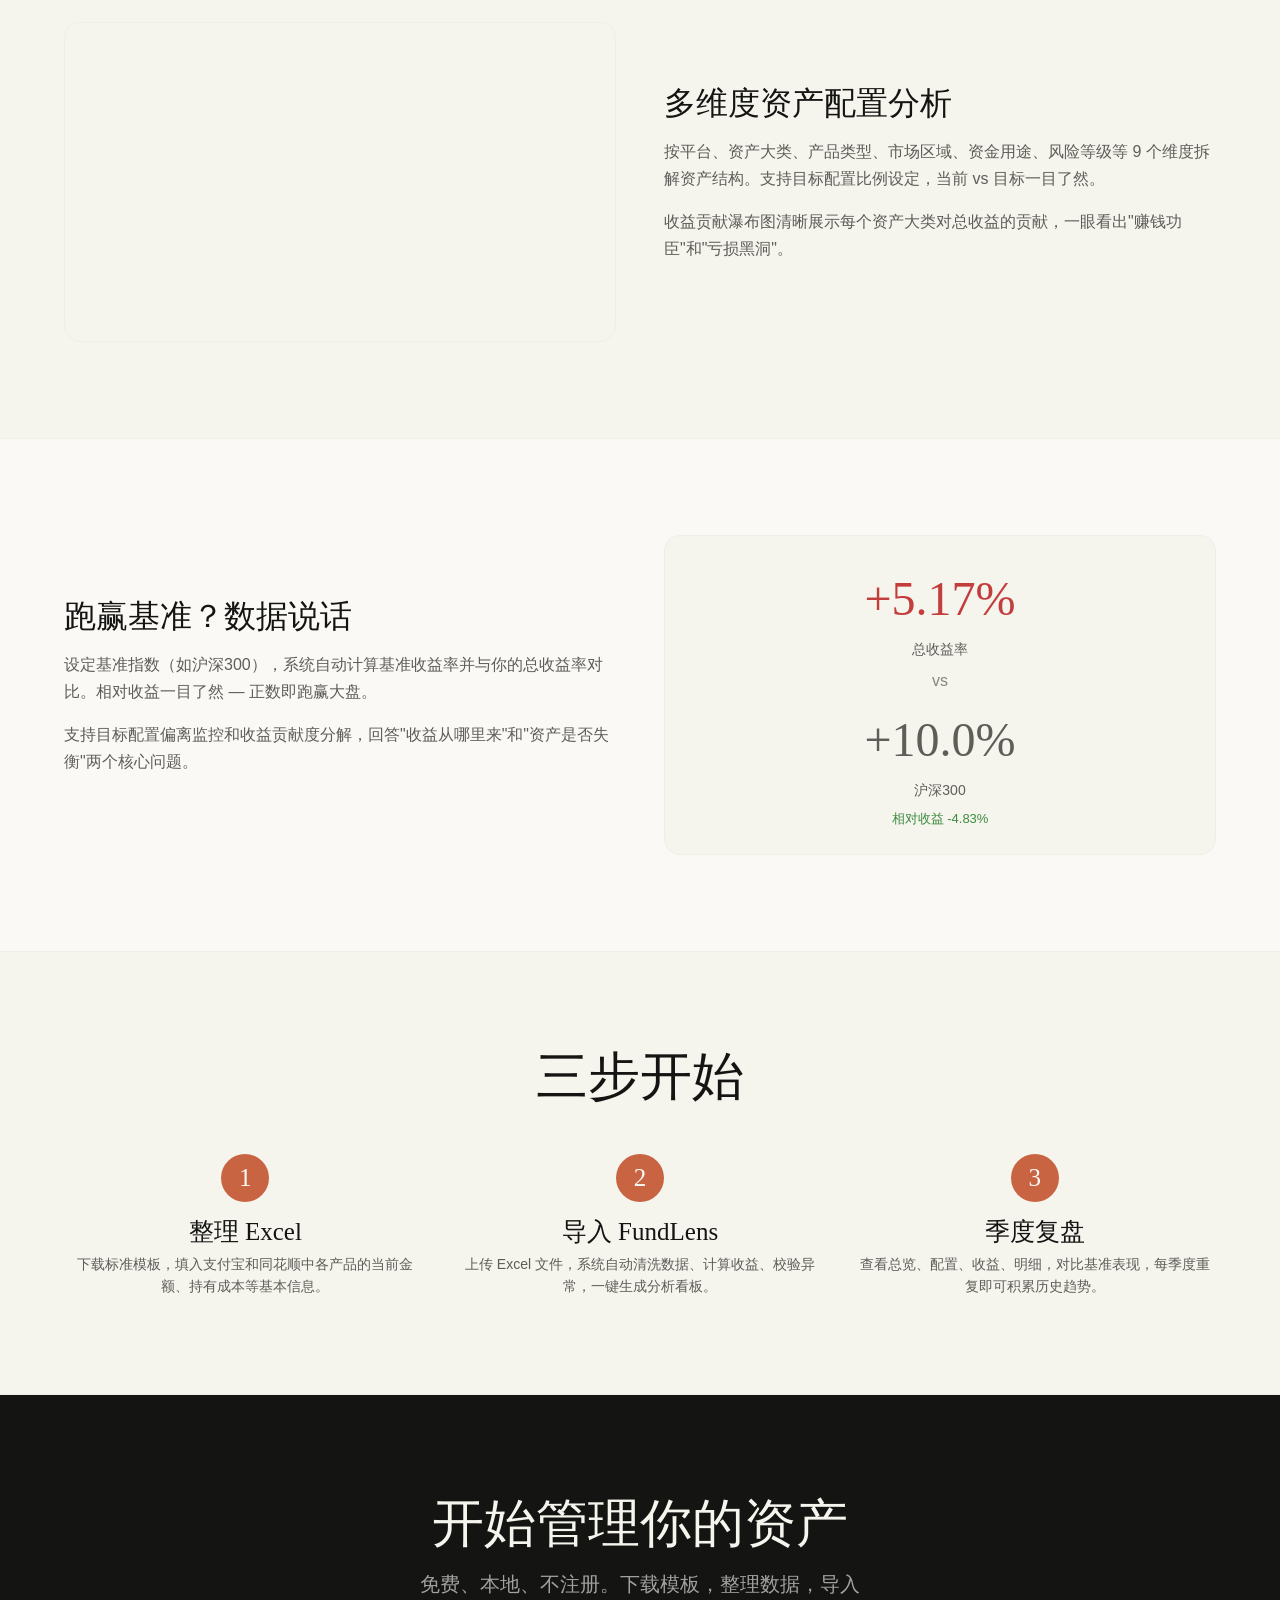
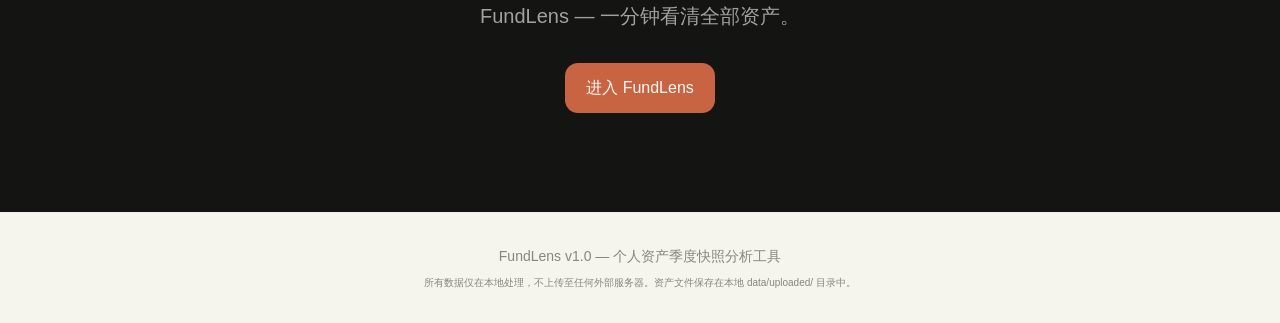
<file: 前端设计/landing.html>
<!doctype html>
<html lang="zh-CN">
<head>
  <meta charset="utf-8" />
  <meta name="viewport" content="width=device-width, initial-scale=1" />
  <title>FundLens — 个人资产快照分析系统</title>
  <link rel="stylesheet" href="css/tokens.css" />
  <link rel="stylesheet" href="css/components.css" />
  <style>
    /* ─── Hero ─────────────────────────────────── */
    .hero {
      padding: 120px 0 80px;
      text-align: center;
    }
    .hero h1 {
      font-size: clamp(36px, 6vw, 72px);
      line-height: 1.08;
      max-width: 800px;
      margin: 0 auto var(--space-6);
      letter-spacing: -0.01em;
    }
    .hero .lead {
      font-size: var(--text-lg);
      color: var(--muted);
      max-width: 560px;
      margin: 0 auto var(--space-8);
      line-height: 1.7;
    }
    .hero-actions {
      display: flex;
      gap: var(--space-3);
      justify-content: center;
      flex-wrap: wrap;
    }

    /* ─── Value props ──────────────────────────── */
    .value-props {
      padding: var(--section-y-desktop) 0;
      background: var(--surface);
    }
    .value-prop-card {
      text-align: center;
      padding: var(--space-6);
    }
    .value-prop-card .vp-icon {
      font-size: 36px;
      margin-bottom: var(--space-4);
    }
    .value-prop-card h4 {
      margin-bottom: var(--space-2);
    }
    .value-prop-card p {
      color: var(--muted);
      font-size: var(--text-sm);
      line-height: 1.6;
    }

    /* ─── Features ─────────────────────────────── */
    .feature-row {
      display: grid;
      grid-template-columns: 1fr 1fr;
      gap: var(--space-12);
      align-items: center;
    }
    .feature-row.reverse { direction: rtl; }
    .feature-row.reverse .feature-text { direction: ltr; }

    .feature-text h3 {
      font-size: var(--text-2xl);
      margin-bottom: var(--space-4);
    }
    .feature-text p {
      color: var(--muted);
      font-size: var(--text-base);
      line-height: 1.7;
      margin-bottom: var(--space-4);
    }
    .feature-visual {
      background: var(--bg);
      border: 1px solid var(--border);
      border-radius: var(--radius-lg);
      padding: var(--space-6);
      display: flex;
      align-items: center;
      justify-content: center;
      min-height: 320px;
      overflow: hidden;
    }

    /* ─── Dashboard preview ────────────────────── */
    .dash-preview {
      display: grid;
      grid-template-columns: repeat(2, 1fr);
      gap: 8px;
      width: 100%;
    }
    .dash-mini-card {
      background: var(--surface);
      border: 1px solid var(--border);
      border-radius: var(--radius-sm);
      padding: 10px 14px;
    }
    .dash-mini-card .mini-label {
      font-size: 9px;
      color: var(--meta);
      letter-spacing: 0.03em;
    }
    .dash-mini-card .mini-val {
      font-family: var(--font-display);
      font-size: 18px;
      font-weight: 500;
      margin-top: 2px;
    }
    .dash-mini-card .mini-val.up { color: var(--profit); }

    /* ─── Chart preview ────────────────────────── */
    .mini-chart {
      display: flex;
      align-items: flex-end;
      gap: 6px;
      height: 80px;
    }
    .mini-bar {
      flex: 1;
      border-radius: 3px 3px 0 0;
    }

    /* ─── How it works ─────────────────────────── */
    .steps-row {
      display: grid;
      grid-template-columns: repeat(3, 1fr);
      gap: var(--space-8);
    }
    .step-card {
      text-align: center;
    }
    .step-num {
      display: inline-flex;
      align-items: center;
      justify-content: center;
      width: 48px;
      height: 48px;
      border-radius: 50%;
      background: var(--accent);
      color: var(--accent-on);
      font-family: var(--font-display);
      font-size: var(--text-xl);
      font-weight: 500;
      margin-bottom: var(--space-4);
    }
    .step-card h4 { margin-bottom: var(--space-2); }
    .step-card p { color: var(--muted); font-size: var(--text-sm); }

    /* ─── CTA section ──────────────────────────── */
    .cta-section {
      background: var(--fg);
      color: var(--bg);
      text-align: center;
      padding: 100px 0;
    }
    .cta-section h2 {
      color: var(--bg);
      font-size: var(--text-3xl);
      margin-bottom: var(--space-4);
    }
    .cta-section p {
      color: rgba(255,255,255,0.6);
      max-width: 500px;
      margin: 0 auto var(--space-8);
      font-size: var(--text-lg);
    }

    /* ─── Footer ───────────────────────────────── */
    .site-footer {
      padding: var(--space-8) 0;
      border-top: 1px solid var(--border);
      text-align: center;
      font-size: var(--text-sm);
      color: var(--meta);
    }
    .site-footer .privacy-note {
      margin-top: var(--space-2);
      font-size: var(--text-xs);
    }

    /* ─── Responsive ───────────────────────────── */
    @media (max-width: 768px) {
      .hero { padding: 80px 0 60px; }
      .feature-row {
        grid-template-columns: 1fr;
        gap: var(--space-6);
      }
      .feature-row.reverse { direction: ltr; }
      .steps-row { grid-template-columns: 1fr; }
    }
  </style>
</head>
<body>

<!-- Nav -->
<nav class="navbar">
  <a class="nav-brand" href="landing.html">
    <span class="brand-dot"></span> FundLens
  </a>
  <ul class="nav-links">
    <li><a href="#features">功能</a></li>
    <li><a href="#how-it-works">工作流</a></li>
    <li><a href="index.html">进入应用</a></li>
  </ul>
</nav>

<!-- Hero -->
<section class="hero">
  <div class="container">
    <h1>像镜头一样观察<br>你的个人资产</h1>
    <p class="lead">
      FundLens 将支付宝和同花顺中的资产统一整理，基于 Excel 快照数据自动生成资产总览、配置结构、收益分析和基准对比 — 全部在本地完成，数据不上传。
    </p>
    <div class="hero-actions">
      <a href="index.html" class="btn btn-primary btn-lg">进入应用</a>
      <a href="#how-it-works" class="btn btn-lg">了解工作流</a>
    </div>
  </div>
</section>

<!-- Value Props -->
<section class="value-props">
  <div class="container">
    <div class="grid-3">
      <div class="value-prop-card">
        <div class="vp-icon">&#128202;</div>
        <h4>多平台统一</h4>
        <p>支付宝基金 + 同花顺 ETF 合并展示，一张看板看清所有资产分布与收益。</p>
      </div>
      <div class="value-prop-card">
        <div class="vp-icon">&#128274;</div>
        <h4>数据完全本地</h4>
        <p>Excel 导入后自动保存至本地目录，不上传任何外部服务器，支持模糊模式截图分享。</p>
      </div>
      <div class="value-prop-card">
        <div class="vp-icon">&#128200;</div>
        <h4>季度快照复盘</h4>
        <p>每季度导入一张 Excel 即可生成完整看板，侧边栏一键切换历史快照对比趋势。</p>
      </div>
    </div>
  </div>
</section>

<!-- Feature 1: Dashboard -->
<section id="features">
  <div class="container">
    <div class="feature-row">
      <div class="feature-text">
        <h3>一分钟看清资产全貌</h3>
        <p>总资产、总收益、收益率、收益统计覆盖率等 10 项核心指标一目了然。平台分布、资产大类、产品持仓 Top 10 全部图表化展示。</p>
        <p>目标配置偏离监控自动对比当前与目标比例，偏离超过 ±5% 橙色提醒，帮助你在季度复盘时快速决策。</p>
      </div>
      <div class="feature-visual">
        <div class="dash-preview">
          <div class="dash-mini-card"><div class="mini-label">总资产</div><div class="mini-val">¥71,000</div></div>
          <div class="dash-mini-card"><div class="mini-label">总收益</div><div class="mini-val up">+¥3,200</div></div>
          <div class="dash-mini-card"><div class="mini-label">总收益率</div><div class="mini-val up">+5.17%</div></div>
          <div class="dash-mini-card"><div class="mini-label">覆盖率</div><div class="mini-val">86.5%</div></div>
          <div class="dash-mini-card"><div class="mini-label">产品数量</div><div class="mini-val">8</div></div>
          <div class="dash-mini-card"><div class="mini-label">最大单品占比</div><div class="mini-val">21.1%</div></div>
        </div>
      </div>
    </div>
  </div>
</section>

<!-- Feature 2: Allocation + Profit -->
<section>
  <div class="container">
    <div class="feature-row reverse">
      <div class="feature-text">
        <h3>多维度资产配置分析</h3>
        <p>按平台、资产大类、产品类型、市场区域、资金用途、风险等级等 9 个维度拆解资产结构。支持目标配置比例设定，当前 vs 目标一目了然。</p>
        <p>收益贡献瀑布图清晰展示每个资产大类对总收益的贡献，一眼看出"赚钱功臣"和"亏损黑洞"。</p>
      </div>
      <div class="feature-visual">
        <div class="mini-chart">
          <div class="mini-bar" style="height:30px;background:var(--chart-1)"></div>
          <div class="mini-bar" style="height:40px;background:var(--chart-2)"></div>
          <div class="mini-bar" style="height:60px;background:var(--chart-3)"></div>
          <div class="mini-bar" style="height:25px;background:var(--chart-4)"></div>
          <div class="mini-bar" style="height:80px;background:var(--chart-1)"></div>
          <div class="mini-bar" style="height:50px;background:var(--chart-2)"></div>
          <div class="mini-bar" style="height:35px;background:var(--chart-3)"></div>
          <div class="mini-bar" style="height:70px;background:var(--chart-4)"></div>
        </div>
      </div>
    </div>
  </div>
</section>

<!-- Feature 3: Benchmark -->
<section style="background:var(--surface);">
  <div class="container">
    <div class="feature-row">
      <div class="feature-text">
        <h3>跑赢基准？数据说话</h3>
        <p>设定基准指数（如沪深300），系统自动计算基准收益率并与你的总收益率对比。相对收益一目了然 — 正数即跑赢大盘。</p>
        <p>支持目标配置偏离监控和收益贡献度分解，回答"收益从哪里来"和"资产是否失衡"两个核心问题。</p>
      </div>
      <div class="feature-visual">
        <div style="text-align:center;">
          <div style="font-family:var(--font-display);font-size:48px;color:var(--profit);">+5.17%</div>
          <div style="color:var(--muted);font-size:14px;">总收益率</div>
          <div style="margin:8px 0;color:var(--meta);">vs</div>
          <div style="font-family:var(--font-display);font-size:48px;color:var(--muted);">+10.0%</div>
          <div style="color:var(--muted);font-size:14px;">沪深300</div>
          <div style="margin-top:8px;font-size:13px;color:var(--loss);">相对收益 -4.83%</div>
        </div>
      </div>
    </div>
  </div>
</section>

<!-- How it works -->
<section id="how-it-works">
  <div class="container">
    <h2 style="text-align:center;margin-bottom:var(--space-12);">三步开始</h2>
    <div class="steps-row">
      <div class="step-card">
        <div class="step-num">1</div>
        <h4>整理 Excel</h4>
        <p>下载标准模板，填入支付宝和同花顺中各产品的当前金额、持有成本等基本信息。</p>
      </div>
      <div class="step-card">
        <div class="step-num">2</div>
        <h4>导入 FundLens</h4>
        <p>上传 Excel 文件，系统自动清洗数据、计算收益、校验异常，一键生成分析看板。</p>
      </div>
      <div class="step-card">
        <div class="step-num">3</div>
        <h4>季度复盘</h4>
        <p>查看总览、配置、收益、明细，对比基准表现，每季度重复即可积累历史趋势。</p>
      </div>
    </div>
  </div>
</section>

<!-- CTA -->
<section class="cta-section">
  <div class="container">
    <h2>开始管理你的资产</h2>
    <p>免费、本地、不注册。下载模板，整理数据，导入 FundLens — 一分钟看清全部资产。</p>
    <a href="index.html" class="btn btn-primary btn-lg" style="display:inline-flex;">进入 FundLens</a>
  </div>
</section>

<!-- Footer -->
<footer class="site-footer">
  <div class="container">
    <p>FundLens v1.0 — 个人资产季度快照分析工具</p>
    <p class="privacy-note">所有数据仅在本地处理，不上传至任何外部服务器。资产文件保存在本地 data/uploaded/ 目录中。</p>
  </div>
</footer>

</body>
</html>
</file>
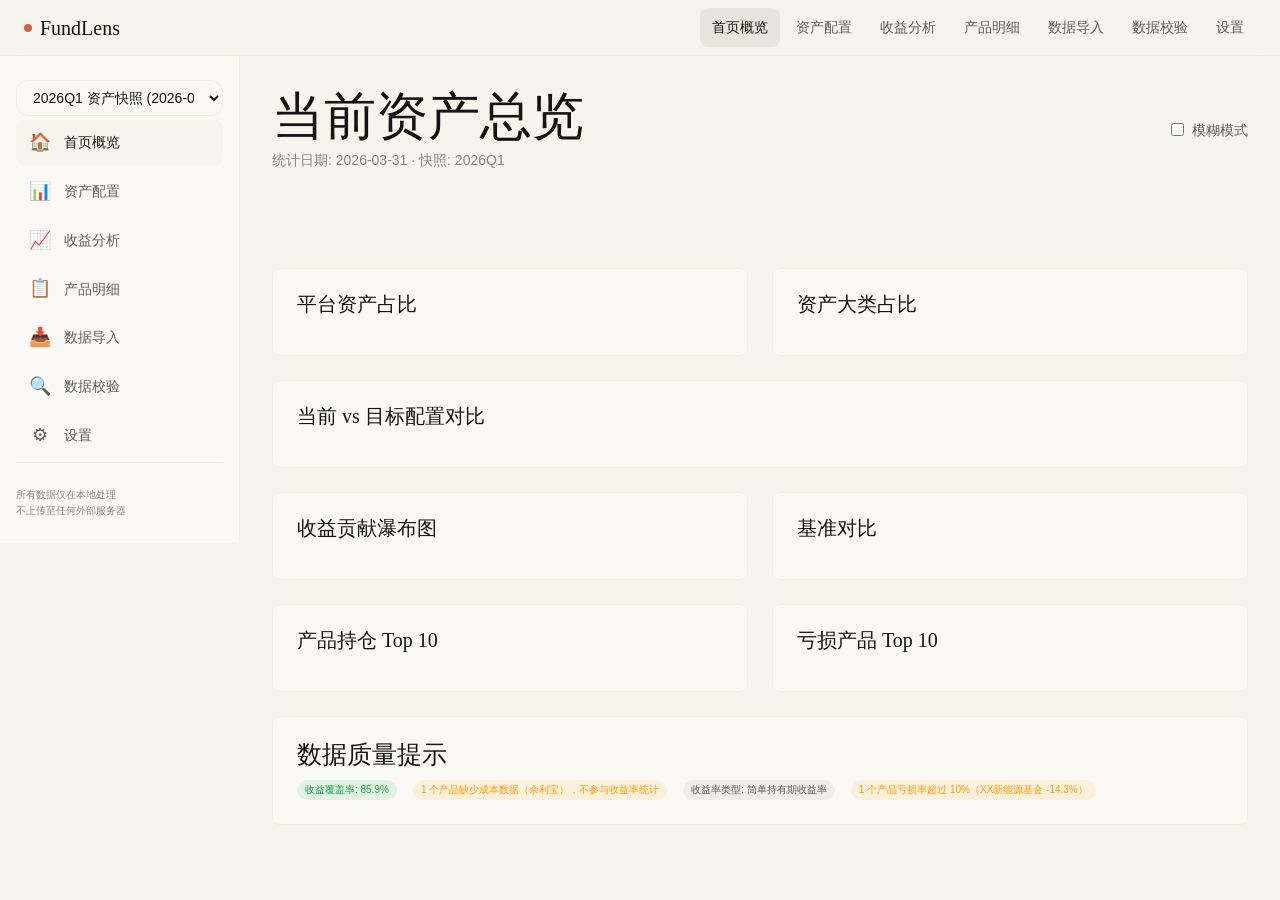
<file: 前端设计/overview.html>
<!doctype html>
<html lang="zh-CN">
<head>
  <meta charset="utf-8" />
  <meta name="viewport" content="width=device-width, initial-scale=1" />
  <title>首页概览 — FundLens</title>
  <link rel="stylesheet" href="css/tokens.css" />
  <link rel="stylesheet" href="css/components.css" />
  <script src="js/sample-data.js"></script>
  <style>
    .blur-toggle { display:flex;align-items:center;gap:var(--space-2);font-size:var(--text-sm);color:var(--muted);cursor:pointer; }
    .section-title { font-size:var(--text-xl);font-weight:500;font-family:var(--font-display);margin-bottom:var(--space-4); }
    .chart-row { display:grid;grid-template-columns:1fr 1fr;gap:var(--space-6);margin-bottom:var(--space-6); }
    @media(max-width:768px){ .chart-row{grid-template-columns:1fr;} }

    svg text { font-family:var(--font-body); }
    svg .chart-title { font-family:var(--font-display);font-size:14px;font-weight:500;fill:var(--fg); }
    svg .axis-label { font-size:11px;fill:var(--meta); }
    svg .data-label { font-size:12px;fill:var(--fg);font-weight:500; }
  </style>
</head>
<body>

<nav class="navbar">
  <a class="nav-brand" href="index.html"><span class="brand-dot"></span> FundLens</a>
  <ul class="nav-links">
    <li><a href="overview.html" class="active">首页概览</a></li>
    <li><a href="allocation.html">资产配置</a></li>
    <li><a href="profit-analysis.html">收益分析</a></li>
    <li><a href="detail-table.html">产品明细</a></li>
    <li><a href="import.html">数据导入</a></li>
    <li><a href="validation.html">数据校验</a></li>
    <li><a href="settings.html">设置</a></li>
  </ul>
</nav>

<div class="app-layout">
  <aside class="app-sidebar">
    <select class="snapshot-select"><option>2026Q1 资产快照 (2026-03-31)</option></select>
    <a href="overview.html" class="nav-item active"><span class="nav-icon">&#127968;</span> 首页概览</a>
    <a href="allocation.html" class="nav-item"><span class="nav-icon">&#128202;</span> 资产配置</a>
    <a href="profit-analysis.html" class="nav-item"><span class="nav-icon">&#128200;</span> 收益分析</a>
    <a href="detail-table.html" class="nav-item"><span class="nav-icon">&#128203;</span> 产品明细</a>
    <a href="import.html" class="nav-item"><span class="nav-icon">&#128229;</span> 数据导入</a>
    <a href="validation.html" class="nav-item"><span class="nav-icon">&#128269;</span> 数据校验</a>
    <a href="settings.html" class="nav-item"><span class="nav-icon">&#9881;</span> 设置</a>
    <div class="sidebar-footer">所有数据仅在本地处理<br>不上传至任何外部服务器</div>
  </aside>

  <main class="app-main">
    <div class="row-between" style="margin-bottom:var(--space-6);">
      <div>
        <h2 style="font-size:var(--text-3xl);margin-bottom:var(--space-1);">当前资产总览</h2>
        <p style="color:var(--meta);font-size:var(--text-sm);">统计日期: 2026-03-31 · 快照: 2026Q1</p>
      </div>
      <label class="blur-toggle" id="blurToggle" title="切换模糊模式以保护隐私">
        <input type="checkbox" id="blurCheck" onchange="toggleBlur()"> <span>模糊模式</span>
      </label>
    </div>

    <!-- KPI Row 1 — Core -->
    <div class="grid-4" style="margin-bottom:var(--space-6);" id="kpiRow1"></div>

    <!-- KPI Row 2 — Reference -->
    <div class="grid-4" style="margin-bottom:var(--space-6);" id="kpiRow2"></div>

    <!-- KPI Row 3 — Benchmark + Target -->
    <div class="grid-2" style="margin-bottom:var(--space-6);" id="kpiRow3"></div>

    <!-- Charts Row 1: Platform + Asset Class donuts -->
    <div class="chart-row">
      <div class="chart-card"><h4>平台资产占比</h4><div class="chart-container" id="chartPlatform"></div></div>
      <div class="chart-card"><h4>资产大类占比</h4><div class="chart-container" id="chartAssetClass"></div></div>
    </div>

    <!-- Current vs Target -->
    <div class="chart-card" style="margin-bottom:var(--space-6);">
      <h4>当前 vs 目标配置对比</h4>
      <div class="chart-container" id="chartTarget"></div>
    </div>

    <!-- Charts Row 2: Waterfall + Benchmark -->
    <div class="chart-row">
      <div class="chart-card"><h4>收益贡献瀑布图</h4><div class="chart-container" id="chartWaterfall"></div></div>
      <div class="chart-card"><h4>基准对比</h4><div class="chart-container" id="chartBenchmark"></div></div>
    </div>

    <!-- Charts Row 3: Top holdings + Top losses -->
    <div class="chart-row">
      <div class="chart-card"><h4>产品持仓 Top 10</h4><div class="chart-container" id="chartTopHoldings"></div></div>
      <div class="chart-card"><h4>亏损产品 Top 10</h4><div class="chart-container" id="chartTopLosses"></div></div>
    </div>

    <!-- Data quality card -->
    <div class="card" style="margin-bottom:var(--space-6);">
      <h4 style="margin-bottom:var(--space-3);">数据质量提示</h4>
      <div style="display:flex;gap:var(--space-4);flex-wrap:wrap;font-size:var(--text-sm);">
        <span class="badge badge-success">收益覆盖率: 85.9%</span>
        <span class="badge badge-warn">1 个产品缺少成本数据（余利宝），不参与收益率统计</span>
        <span class="badge badge-muted">收益率类型: 简单持有期收益率</span>
        <span class="badge badge-warn">1 个产品亏损率超过 10%（XX新能源基金 -14.3%）</span>
      </div>
    </div>

  </main>
</div>

<script>
// ─── Metrics ────────────────────────────────────────────
var M = (function() {
  var d = SAMPLE_DATA;
  var totalAssets = d.reduce(function(s,r){return s+r.current_value;},0);
  var withCost = d.filter(function(r){return r.cost_amount!=null && r.cost_amount>0;});
  var totalCost = withCost.reduce(function(s,r){return s+r.cost_amount;},0);
  var totalProfit = withCost.reduce(function(s,r){return s+(r.holding_profit||0);},0);
  var totalReturn = totalCost>0 ? totalProfit/totalCost : 0;
  var coveredAmount = withCost.reduce(function(s,r){return s+r.current_value;},0);
  var coverage = totalAssets>0 ? coveredAmount/totalAssets : 0;
  var platforms = d.filter(function(r,i,a){return a.findIndex(function(x){return x.platform===r.platform;})===i;});
  var maxSingle = 0, maxName = '';
  d.forEach(function(r){var p=r.current_value/totalAssets;if(p>maxSingle){maxSingle=p;maxName=r.product_name;}});
  var byClass = {}; d.forEach(function(r){byClass[r.asset_class]=(byClass[r.asset_class]||0)+r.current_value;});
  var equityRatio = (byClass['权益类']||0)/totalAssets;

  var benchmarkReturn = (3850-3500)/3500;
  var relativeReturn = totalReturn - benchmarkReturn;

  var targetMap = {'现金类':0.10,'固收类':0.40,'固收增强类':0.10,'权益类':0.30,'跨境类':0.10};
  var deviations = [];
  var classOrder = ['现金类','固收类','固收增强类','权益类','跨境类'];
  classOrder.forEach(function(cls){
    var cur = (byClass[cls]||0)/totalAssets;
    var tgt = targetMap[cls]||0;
    var dev = cur - tgt;
    deviations.push({cls:cls, current:cur, target:tgt, dev:dev, over:Math.abs(dev)>0.05});
  });
  var overCount = deviations.filter(function(x){return x.over;}).length;

  return {
    totalAssets:totalAssets, totalCost:totalCost, totalProfit:totalProfit, totalReturn:totalReturn,
    coverage:coverage, platformCount:platforms.length, productCount:d.length,
    maxSingle:maxSingle, maxSingleName:maxName, equityRatio:equityRatio,
    benchmarkReturn:benchmarkReturn, relativeReturn:relativeReturn,
    deviations:deviations, overCount:overCount, withCost:withCost
  };
})();

// ─── Render KPI cards ───────────────────────────────────
function kpiCard(label, value, sub, cls) {
  return '<div class="kpi-card'+(cls?' '+cls:'')+'"><div class="kpi-label">'+label+'</div><div class="kpi-value sensitive'+(cls?' '+cls:'')+'">'+value+'</div>'+(sub?'<div class="kpi-sub">'+sub+'</div>':'')+'</div>';
}

document.getElementById('kpiRow1').innerHTML =
  kpiCard('总资产','¥'+M.totalAssets.toLocaleString(),'全部 8 个产品') +
  kpiCard('总持有收益',(M.totalProfit>=0?'+':'')+'¥'+M.totalProfit.toLocaleString(),'基于有成本数据的产品','profit') +
  kpiCard('总收益率',(M.totalReturn>=0?'+':'')+(M.totalReturn*100).toFixed(2)+'%','简单持有期收益率','profit') +
  kpiCard('收益统计覆盖率',(M.coverage*100).toFixed(1)+'%','有成本资产 / 总资产');

document.getElementById('kpiRow2').innerHTML =
  kpiCard('产品数量',M.productCount+' 个','') +
  kpiCard('平台数量',M.platformCount+' 个','支付宝 · 同花顺') +
  kpiCard('最大单品占比',(M.maxSingle*100).toFixed(1)+'%',M.maxSingleName,(M.maxSingle>0.2?'warn-card':'')) +
  kpiCard('权益类占比',(M.equityRatio*100).toFixed(1)+'%','权益类资产 / 总资产');

document.getElementById('kpiRow3').innerHTML =
  '<div class="kpi-card'+(M.relativeReturn<0?' warn-card':'')+'"><div class="kpi-label">基准对比 (沪深300)</div><div class="kpi-value '+(M.relativeReturn>=0?'profit':'loss')+'">'+(M.relativeReturn>=0?'跑赢 ':'跑输 ')+Math.abs(M.relativeReturn*100).toFixed(2)+'%</div><div class="kpi-sub">总收益率 '+(M.totalReturn>=0?'+':'')+(M.totalReturn*100).toFixed(2)+'% vs 基准 '+(M.benchmarkReturn*100).toFixed(2)+'%</div></div>' +
  '<div class="kpi-card'+(M.overCount>0?' warn-card':'')+'"><div class="kpi-label">目标配置偏离</div><div class="kpi-value warn">'+M.overCount+' 个大类偏离</div><div class="kpi-sub">偏离超过 ±5% 的资产大类数量</div></div>';

// ─── Donut chart helper ──────────────────────────────────
function drawDonut(containerId, groups, total, colors) {
  var W=300,H=260,R=90,ir=55,cx=140,cy=130;
  var svg='<svg viewBox="0 0 '+W+' '+H+'" xmlns="http://www.w3.org/2000/svg">';
  var angle= -Math.PI/2;
  groups.forEach(function(g,i){
    var slice = g.value/total;
    var a2 = angle + slice*2*Math.PI;
    var x1=cx+R*Math.cos(angle),y1=cy+R*Math.sin(angle);
    var x2=cx+R*Math.cos(a2),y2=cy+R*Math.sin(a2);
    var large = slice>0.5?1:0;
    svg+='<path d="M'+cx+','+cy+' L'+x1+','+y1+' A'+R+','+R+' 0 '+large+',1 '+x2+','+y2+' Z" fill="'+colors[i%colors.length]+'" opacity="0.85"/>';
    angle=a2;
  });
  svg+='<circle cx="'+cx+'" cy="'+cy+'" r="'+ir+'" fill="var(--surface)"/>';
  var ta= -Math.PI/2;
  groups.forEach(function(g,i){
    var slice=g.value/total;
    var ma=ta+slice*Math.PI;
    var lx=cx+(R+18)*Math.cos(ma),ly=cy+(R+18)*Math.sin(ma);
    var pct=(slice*100).toFixed(1)+'%';
    var align='start';
    if(lx>cx+100)align='start';else if(lx<cx-100)align='end';else align='middle';
    svg+='<text x="'+lx+'" y="'+(ly-6)+'" text-anchor="'+align+'" font-size="11" fill="var(--fg)">'+g.name+'</text>';
    svg+='<text x="'+lx+'" y="'+(ly+8)+'" text-anchor="'+align+'" font-size="10" fill="var(--meta)">'+pct+'</text>';
    ta+=slice*2*Math.PI;
  });
  svg+='</svg>';
  return svg;
}

// ─── Platform donut ─────────────────────────────────────
(function(){
  var byPlat=groupBy(SAMPLE_DATA,'platform');
  var groups=sortGroups(byPlat).map(function(g){return {name:g.name,value:g.current_value};});
  var colors=['#c96442','#5e5d59','#d4a574','#8b9a8b'];
  document.getElementById('chartPlatform').innerHTML=drawDonut('chartPlatform',groups,M.totalAssets,colors);
})();

// ─── Asset class donut ──────────────────────────────────
(function(){
  var byClass=groupBy(SAMPLE_DATA,'asset_class');
  var order=['现金类','固收类','固收增强类','权益类','跨境类'];
  var groups=order.map(function(cls){
    var g=byClass[cls];
    return g?{name:cls,value:g.current_value}:{name:cls,value:0};
  }).filter(function(g){return g.value>0;});
  var colors=['#8b9a8b','#5e5d59','#b8a9a0','#c96442','#d4a574','#6b7b6b'];
  document.getElementById('chartAssetClass').innerHTML=drawDonut('chartAssetClass',groups,M.totalAssets,colors);
})();

// ─── Target comparison bars ─────────────────────────────
(function(){
  var devs=M.deviations;
  var barH=36,gap=12,padL=100,padR=60,W=700,H=devs.length*(barH+gap)+20;
  var maxW=W-padL-padR-100;
  var svg='<svg viewBox="0 0 '+W+' '+H+'" xmlns="http://www.w3.org/2000/svg">';
  devs.forEach(function(d,i){
    var y=10+i*(barH+gap);
    svg+='<text x="'+(padL-8)+'" y="'+(y+barH/2+5)+'" text-anchor="end" font-size="13" fill="var(--fg)">'+d.cls+'</text>';
    svg+='<rect x="'+padL+'" y="'+y+'" width="'+maxW+'" height="'+barH+'" fill="var(--border)" rx="4"/>';
    var cw=Math.max(d.current*maxW,4);
    svg+='<rect x="'+padL+'" y="'+y+'" width="'+cw+'" height="'+barH+'" fill="'+(d.over?'var(--warn)':'var(--chart-1)')+'" rx="4" opacity="0.8"/>';
    var mx=padL+d.target*maxW;
    svg+='<line x1="'+mx+'" y1="'+(y-4)+'" x2="'+mx+'" y2="'+(y+barH+4)+'" stroke="var(--fg)" stroke-width="2" stroke-dasharray="3,2"/>';
    svg+='<text x="'+(padL+cw+6)+'" y="'+(y+barH/2+5)+'" font-size="12" fill="'+(d.over?'var(--warn)':'var(--meta))+'">'+(d.current*100).toFixed(1)+'%</text>';
    var devSign=d.dev>=0?'+':'';
    svg+='<text x="'+(W-padR+8)+'" y="'+(y+barH/2+5)+'" font-size="11" fill="'+(d.over?'var(--warn)':'var(--meta))+'">'+(d.over?'⚠ ':'')+devSign+(d.dev*100).toFixed(1)+'%</text>';
  });
  svg+='</svg>';
  document.getElementById('chartTarget').innerHTML=svg;
})();

// ─── Waterfall chart ────────────────────────────────────
(function(){
  var byClass=groupBy(SAMPLE_DATA,'asset_class');
  var order=['固收类','固收增强类','权益类','跨境类','现金类'];
  var items=[];
  order.forEach(function(cls){
    var g=byClass[cls];
    var profit=g?g.holding_profit:0;
    items.push({name:cls,value:profit});
  });
  var totalProfit = items.reduce(function(s,i){return s+i.value;},0);
  var W=600,H=280,barW=50,gap=30,baseY=200,padL=80;
  var svg='<svg viewBox="0 0 '+W+' '+H+'" xmlns="http://www.w3.org/2000/svg">';
  svg+='<line x1="'+padL+'" y1="'+baseY+'" x2="'+(W-20)+'" y2="'+baseY+'" stroke="var(--border-soft)" stroke-width="1"/>';
  var running=0;
  var maxAbs=Math.max.apply(null,items.map(function(i){return Math.abs(i.value);}).concat([Math.abs(totalProfit)]));
  var scale = 100 / (maxAbs||1);
  items.forEach(function(item,i){
    var x=padL+10+i*(barW+gap);
    var bottom=baseY-(running*scale);
    var h=Math.abs(item.value*scale);
    var y=item.value>=0?bottom-h:bottom;
    var fill=item.value>=0?'var(--chart-1)':'var(--chart-4)';
    svg+='<rect x="'+x+'" y="'+y+'" width="'+barW+'" height="'+Math.max(h,2)+'" fill="'+fill+'" rx="3" opacity="0.85"/>';
    svg+='<text x="'+(x+barW/2)+'" y="'+(y-6)+'" text-anchor="middle" font-size="10" fill="var(--fg)">'+(item.value>=0?'+':'')+item.value+'</text>';
    svg+='<text x="'+(x+barW/2)+'" y="'+(H-10)+'" text-anchor="middle" font-size="11" fill="var(--meta)">'+item.name+'</text>';
    running+=item.value;
  });
  var tx=padL+10+items.length*(barW+gap)+20;
  var totalH=Math.abs(totalProfit*scale);
  var totalY=totalProfit>=0?baseY-totalH:baseY;
  svg+='<rect x="'+tx+'" y="'+totalY+'" width="'+barW+'" height="'+Math.max(totalH,2)+'" fill="var(--accent)" rx="3"/>';
  svg+='<text x="'+(tx+barW/2)+'" y="'+(totalY-6)+'" text-anchor="middle" font-size="11" font-weight="600" fill="var(--accent)">'+(totalProfit>=0?'+':'')+totalProfit+'</text>';
  svg+='<text x="'+(tx+barW/2)+'" y="'+(H-10)+'" text-anchor="middle" font-size="11" fill="var(--fg)">总收益</text>';
  svg+='</svg>';
  document.getElementById('chartWaterfall').innerHTML=svg;
})();

// ─── Benchmark comparison ───────────────────────────────
(function(){
  var W=400,H=240,barW=80,gap=80,cx=W/2,baseY=H-40;
  var vals=[{label:'总收益率',value:M.totalReturn,color:'var(--accent)'},{label:'沪深300',value:M.benchmarkReturn,color:'var(--chart-2)'}];
  var maxV=Math.max(Math.abs(vals[0].value),Math.abs(vals[1].value),0.15);
  var scale=120/maxV;
  var svg='<svg viewBox="0 0 '+W+' '+H+'" xmlns="http://www.w3.org/2000/svg">';
  svg+='<line x1="60" y1="'+baseY+'" x2="'+(W-20)+'" y2="'+baseY+'" stroke="var(--border-soft)" stroke-width="1"/>';
  vals.forEach(function(v,i){
    var x=cx-(barW+gap/2)+i*(barW+gap);
    var h=v.value*scale;
    var y=baseY-Math.abs(h);
    svg+='<rect x="'+x+'" y="'+(h>=0?baseY-h:baseY)+'" width="'+barW+'" height="'+Math.abs(h)+'" fill="'+v.color+'" rx="4" opacity="0.85"/>';
    svg+='<text x="'+(x+barW/2)+'" y="'+(h>=0?baseY-h-8:baseY+Math.abs(h)+16)+'" text-anchor="middle" font-size="13" font-weight="600" fill="var(--fg)">'+(v.value>=0?'+':'')+(v.value*100).toFixed(2)+'%</text>';
    svg+='<text x="'+(x+barW/2)+'" y="'+(H-8)+'" text-anchor="middle" font-size="12" fill="var(--meta)">'+v.label+'</text>';
  });
  svg+='<text x="'+(W/2)+'" y="20" text-anchor="middle" font-size="13" fill="'+(M.relativeReturn>=0?'var(--profit)':'var(--loss))+'">相对收益: '+(M.relativeReturn>=0?'+':'')+(M.relativeReturn*100).toFixed(2)+'% '+(M.relativeReturn>=0?'(跑赢)':'(跑输)')+'</text>';
  svg+='</svg>';
  document.getElementById('chartBenchmark').innerHTML=svg;
})();

// ─── Top holdings horizontal bars ───────────────────────
(function(){
  var sorted=SAMPLE_DATA.slice().sort(function(a,b){return b.current_value-a.current_value;});
  var W=500,H=Math.min(sorted.length*36+30,300),barH=22,gap=8,padL=130;
  var svg='<svg viewBox="0 0 '+W+' '+H+'" xmlns="http://www.w3.org/2000/svg">';
  var maxV=sorted[0].current_value;
  sorted.forEach(function(r,i){
    var y=10+i*(barH+gap);
    var w=(r.current_value/maxV)*(W-padL-80);
    var colors=['#c96442','#d4a574','#b8a9a0','#8b9a8b','#5e5d59','#6b7b6b','#d4c5bc','#c4b5a5'];
    svg+='<text x="'+(padL-6)+'" y="'+(y+barH/2+4)+'" text-anchor="end" font-size="11" fill="var(--fg)" style="white-space:nowrap;">'+r.product_name.substring(0,10)+'</text>';
    svg+='<rect x="'+padL+'" y="'+y+'" width="'+w+'" height="'+barH+'" fill="'+colors[i%colors.length]+'" rx="3" opacity="0.8"/>';
    svg+='<text x="'+(padL+w+6)+'" y="'+(y+barH/2+4)+'" font-size="11" fill="var(--muted)">¥'+r.current_value.toLocaleString()+'</text>';
  });
  svg+='</svg>';
  document.getElementById('chartTopHoldings').innerHTML=svg;
})();

// ─── Top losses horizontal bars ─────────────────────────
(function(){
  var losses=SAMPLE_DATA.filter(function(r){return r.holding_profit!=null && r.holding_profit<0;}).sort(function(a,b){return a.holding_profit-b.holding_profit;});
  var W=500,H=Math.max(losses.length*36+30,120),barH=22,gap=8,padL=130;
  var svg='<svg viewBox="0 0 '+W+' '+H+'" xmlns="http://www.w3.org/2000/svg">';
  if(losses.length===0){
    svg+='<text x="'+(W/2)+'" y="'+(H/2)+'" text-anchor="middle" font-size="14" fill="var(--meta)">暂无亏损产品</text>';
  } else {
    var maxAbs=Math.max.apply(null,losses.map(function(r){return Math.abs(r.holding_profit);}));
    losses.forEach(function(r,i){
      var y=10+i*(barH+gap);
      var w=(Math.abs(r.holding_profit)/maxAbs)*(W-padL-80);
      svg+='<text x="'+(padL-6)+'" y="'+(y+barH/2+4)+'" text-anchor="end" font-size="11" fill="var(--fg)">'+r.product_name.substring(0,10)+'</text>';
      svg+='<rect x="'+padL+'" y="'+y+'" width="'+w+'" height="'+barH+'" fill="var(--chart-4)" rx="3" opacity="0.8"/>';
      svg+='<text x="'+(padL+w+6)+'" y="'+(y+barH/2+4)+'" font-size="11" fill="var(--loss)">-¥'+Math.abs(r.holding_profit).toLocaleString()+'</text>';
    });
  }
  svg+='</svg>';
  document.getElementById('chartTopLosses').innerHTML=svg;
})();

// ─── Blur toggle ────────────────────────────────────────
function toggleBlur(){
  var on=document.getElementById('blurCheck').checked;
  document.querySelectorAll('.sensitive').forEach(function(el){
    el.style.filter=on?'blur(6px)':'none';
    el.style.userSelect=on?'none':'auto';
  });
}
</script>
</body>
</html>
</file>
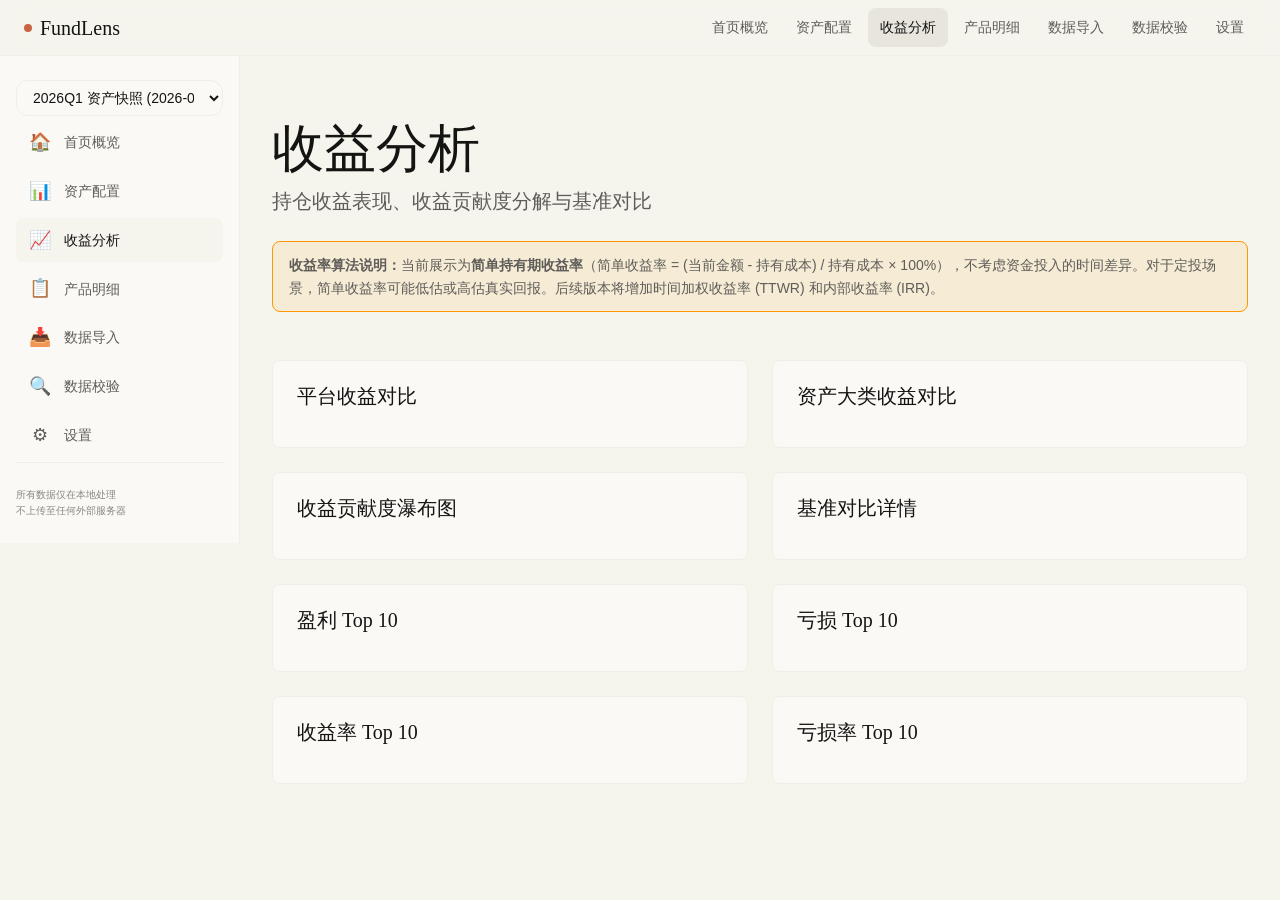
<file: 前端设计/profit-analysis.html>
<!doctype html>
<html lang="zh-CN">
<head>
  <meta charset="utf-8" />
  <meta name="viewport" content="width=device-width, initial-scale=1" />
  <title>收益分析 — FundLens</title>
  <link rel="stylesheet" href="css/tokens.css" />
  <link rel="stylesheet" href="css/components.css" />
  <script src="js/sample-data.js"></script>
  <style>
    .chart-row { display:grid;grid-template-columns:1fr 1fr;gap:var(--space-6);margin-bottom:var(--space-6); }
    @media(max-width:768px){ .chart-row{grid-template-columns:1fr;} }
    .summary-bar { display:flex;gap:var(--space-4);flex-wrap:wrap;margin-bottom:var(--space-6); }
    .summary-stat { flex:1;min-width:150px;padding:var(--space-5);background:var(--surface);border:1px solid var(--border);border-radius:var(--radius-sm);text-align:center; }
    .summary-stat .ss-val { font-family:var(--font-display);font-size:var(--text-2xl);font-weight:500; }
    .summary-stat .ss-label { font-size:var(--text-sm);color:var(--meta);margin-top:var(--space-1); }
    .algo-note { background:var(--warn-bg);border:1px solid var(--warn-border);border-radius:var(--radius-sm);padding:var(--space-3) var(--space-4);font-size:var(--text-sm);color:var(--muted);margin-bottom:var(--space-6); }
  </style>
</head>
<body>

<nav class="navbar">
  <a class="nav-brand" href="index.html"><span class="brand-dot"></span> FundLens</a>
  <ul class="nav-links">
    <li><a href="overview.html">首页概览</a></li>
    <li><a href="allocation.html">资产配置</a></li>
    <li><a href="profit-analysis.html" class="active">收益分析</a></li>
    <li><a href="detail-table.html">产品明细</a></li>
    <li><a href="import.html">数据导入</a></li>
    <li><a href="validation.html">数据校验</a></li>
    <li><a href="settings.html">设置</a></li>
  </ul>
</nav>

<div class="app-layout">
  <aside class="app-sidebar">
    <select class="snapshot-select"><option>2026Q1 资产快照 (2026-03-31)</option></select>
    <a href="overview.html" class="nav-item"><span class="nav-icon">&#127968;</span> 首页概览</a>
    <a href="allocation.html" class="nav-item"><span class="nav-icon">&#128202;</span> 资产配置</a>
    <a href="profit-analysis.html" class="nav-item active"><span class="nav-icon">&#128200;</span> 收益分析</a>
    <a href="detail-table.html" class="nav-item"><span class="nav-icon">&#128203;</span> 产品明细</a>
    <a href="import.html" class="nav-item"><span class="nav-icon">&#128229;</span> 数据导入</a>
    <a href="validation.html" class="nav-item"><span class="nav-icon">&#128269;</span> 数据校验</a>
    <a href="settings.html" class="nav-item"><span class="nav-icon">&#9881;</span> 设置</a>
    <div class="sidebar-footer">所有数据仅在本地处理<br>不上传至任何外部服务器</div>
  </aside>

  <main class="app-main">
    <div class="page-header">
      <h2>收益分析</h2>
      <p class="subtitle">持仓收益表现、收益贡献度分解与基准对比</p>
    </div>

    <!-- Algorithm note -->
    <div class="algo-note">
      <strong>收益率算法说明：</strong>当前展示为<strong>简单持有期收益率</strong>（简单收益率 = (当前金额 - 持有成本) / 持有成本 × 100%），不考虑资金投入的时间差异。对于定投场景，简单收益率可能低估或高估真实回报。后续版本将增加时间加权收益率 (TTWR) 和内部收益率 (IRR)。
    </div>

    <!-- Summary stats -->
    <div class="summary-bar" id="profitSummary"></div>

    <!-- Charts Row 1 -->
    <div class="chart-row">
      <div class="chart-card"><h4>平台收益对比</h4><div class="chart-container" id="chartPlatformProfit"></div></div>
      <div class="chart-card"><h4>资产大类收益对比</h4><div class="chart-container" id="chartClassProfit"></div></div>
    </div>

    <!-- Waterfall + Benchmark -->
    <div class="chart-row">
      <div class="chart-card"><h4>收益贡献度瀑布图</h4><div class="chart-container" id="chartWaterfall"></div></div>
      <div class="chart-card"><h4>基准对比详情</h4><div class="chart-container" id="chartBenchmark"></div></div>
    </div>

    <!-- Top/Bottom lists -->
    <div class="chart-row">
      <div class="chart-card"><h4>盈利 Top 10</h4><div class="chart-container" id="chartTopProfit"></div></div>
      <div class="chart-card"><h4>亏损 Top 10</h4><div class="chart-container" id="chartTopLoss"></div></div>
    </div>

    <!-- Return rate rankings -->
    <div class="chart-row">
      <div class="chart-card"><h4>收益率 Top 10</h4><div class="chart-container" id="chartReturnTop"></div></div>
      <div class="chart-card"><h4>亏损率 Top 10</h4><div class="chart-container" id="chartReturnBottom"></div></div>
    </div>

  </main>
</div>

<script>
// ─── Metrics ────────────────────────────────────────────
var totalAssets = SAMPLE_DATA.reduce(function(s,r){return s+r.current_value;},0);
var withCost = SAMPLE_DATA.filter(function(r){return r.cost_amount!=null && r.cost_amount>0;});
var totalCost = withCost.reduce(function(s,r){return s+r.cost_amount;},0);
var totalProfit = withCost.reduce(function(s,r){return s+(r.holding_profit||0);},0);
var totalReturn = totalCost>0?totalProfit/totalCost:0;
var coveredAmount = withCost.reduce(function(s,r){return s+r.current_value;},0);
var coverage = totalAssets>0?coveredAmount/totalAssets:0;
var benchmarkReturn = (3850-3500)/3500;
var relativeReturn = totalReturn - benchmarkReturn;

// ─── Summary bar ────────────────────────────────────────
document.getElementById('profitSummary').innerHTML =
  '<div class="summary-stat"><div class="ss-val" style="color:var(--profit)">'+(totalProfit>=0?'+':'')+'¥'+totalProfit.toLocaleString()+'</div><div class="ss-label">总持有收益</div></div>'+
  '<div class="summary-stat"><div class="ss-val" style="color:'+(totalReturn>=0?'var(--profit)':'var(--loss))+'">'+(totalReturn>=0?'+':'')+(totalReturn*100).toFixed(2)+'%</div><div class="ss-label">总收益率</div></div>'+
  '<div class="summary-stat"><div class="ss-val">'+(coverage*100).toFixed(1)+'%</div><div class="ss-label">收益统计覆盖率</div></div>'+
  '<div class="summary-stat"><div class="ss-val" style="color:'+(relativeReturn>=0?'var(--profit)':'var(--loss))+'">'+(relativeReturn>=0?'+':'')+(relativeReturn*100).toFixed(2)+'%</div><div class="ss-label">相对收益 (vs 沪深300)</div></div>';

// ─── Bar chart helper ───────────────────────────────────
function hBarChart(data, W, H, padL, barH, gap, colorFn) {
  W=W||500;H=H||240;padL=padL||110;barH=barH||24;gap=gap||10;
  var maxAbs=Math.max.apply(null,data.map(function(d){return Math.abs(d.value);}))||1;
  var svg='<svg viewBox="0 0 '+W+' '+H+'" xmlns="http://www.w3.org/2000/svg">';
  svg+='<line x1="'+padL+'" y1="'+(H-30)+'" x2="'+(W-20)+'" y2="'+(H-30)+'" stroke="var(--border-soft)" stroke-width="1"/>';
  data.forEach(function(d,i){
    var y=5+i*(barH+gap);
    var isNeg=d.value<0;
    var barW=Math.abs(d.value)/maxAbs*(W-padL-90);
    svg+='<text x="'+(padL-6)+'" y="'+(y+barH/2+5)+'" text-anchor="end" font-size="11" fill="var(--fg)">'+d.name.substring(0,10)+'</text>';
    if(isNeg){
      svg+='<rect x="'+(padL-barW)+'" y="'+y+'" width="'+barW+'" height="'+barH+'" fill="var(--chart-4)" rx="3" opacity="0.85"/>';
      svg+='<text x="'+(padL-barW-6)+'" y="'+(y+barH/2+5)+'" text-anchor="end" font-size="11" fill="var(--loss)">'+(d.value>=0?'+':'')+d.value.toLocaleString()+'</text>';
    } else {
      svg+='<rect x="'+padL+'" y="'+y+'" width="'+barW+'" height="'+barH+'" fill="'+(colorFn?colorFn(d,i):'var(--chart-1)')+'" rx="3" opacity="0.85"/>';
      svg+='<text x="'+(padL+barW+6)+'" y="'+(y+barH/2+5)+'" font-size="11" fill="var(--profit)">'+(d.value>=0?'+':'')+d.value.toLocaleString()+'</text>';
    }
  });
  svg+='</svg>';
  return svg;
}

// ─── Platform profit comparison ─────────────────────────
(function(){
  var groups=groupBy(SAMPLE_DATA,'platform');
  var data=sortGroups(groups,'holding_profit').map(function(g){return{name:g.name,value:g.holding_profit};});
  document.getElementById('chartPlatformProfit').innerHTML=hBarChart(data,500,150,100,24,10);
})();

// ─── Asset class profit comparison ──────────────────────
(function(){
  var groups=groupBy(SAMPLE_DATA,'asset_class');
  var data=sortGroups(groups,'holding_profit').map(function(g){return{name:g.name,value:g.holding_profit};});
  document.getElementById('chartClassProfit').innerHTML=hBarChart(data,500,200,110,24,10);
})();

// ─── Waterfall ──────────────────────────────────────────
(function(){
  var groups=groupBy(SAMPLE_DATA,'asset_class');
  var order=['固收类','固收增强类','权益类','跨境类','现金类'];
  var items=[];
  order.forEach(function(cls){var g=groups[cls];items.push({name:cls,value:g?g.holding_profit:0});});
  var totalP=items.reduce(function(s,i){return s+i.value;},0);
  var maxAbs=Math.max.apply(null,items.map(function(i){return Math.abs(i.value);}).concat([Math.abs(totalP)]));
  var W=600,H=280,barW=42,gap=24,padL=70,baseY=210;
  var svg='<svg viewBox="0 0 '+W+' '+H+'" xmlns="http://www.w3.org/2000/svg">';
  svg+='<line x1="'+padL+'" y1="'+baseY+'" x2="'+(W-20)+'" y2="'+baseY+'" stroke="var(--border-soft)" stroke-width="1"/>';
  var running=0,scale=100/(maxAbs||1);
  items.forEach(function(item,i){
    var x=padL+5+i*(barW+gap);
    var bottom=baseY-(running*scale);
    var h=Math.abs(item.value*scale);
    var y=item.value>=0?bottom-h:bottom;
    svg+='<rect x="'+x+'" y="'+y+'" width="'+barW+'" height="'+Math.max(h,2)+'" fill="'+(item.value>=0?'var(--chart-1)':'var(--chart-4)')+'" rx="3" opacity="0.85"/>';
    svg+='<text x="'+(x+barW/2)+'" y="'+(y-5)+'" text-anchor="middle" font-size="10" fill="var(--fg)">'+(item.value>=0?'+':'')+item.value+'</text>';
    svg+='<text x="'+(x+barW/2)+'" y="'+(H-10)+'" text-anchor="middle" font-size="10" fill="var(--meta)">'+item.name+'</text>';
    running+=item.value;
  });
  var tx=padL+10+items.length*(barW+gap)+15;
  var totalH=Math.abs(totalP*scale);
  var totalY=totalP>=0?baseY-totalH:baseY;
  svg+='<rect x="'+tx+'" y="'+totalY+'" width="'+barW+'" height="'+Math.max(totalH,2)+'" fill="var(--accent)" rx="3"/>';
  svg+='<text x="'+(tx+barW/2)+'" y="'+(totalY-5)+'" text-anchor="middle" font-size="11" font-weight="600" fill="var(--accent)">'+(totalP>=0?'+':'')+totalP+'</text>';
  svg+='<text x="'+(tx+barW/2)+'" y="'+(H-10)+'" text-anchor="middle" font-size="10" fill="var(--fg)">总收益</text>';
  svg+='</svg>';
  document.getElementById('chartWaterfall').innerHTML=svg;
})();

// ─── Benchmark detail ───────────────────────────────────
(function(){
  var W=450,H=260,cx=W/2,baseY=H-40,barW=70,gap=70;
  var items=[
    {label:'总收益率',value:totalReturn,color:'var(--accent)'},
    {label:'沪深300',value:benchmarkReturn,color:'var(--chart-2)'}
  ];
  var maxV=Math.max(Math.abs(totalReturn),Math.abs(benchmarkReturn),0.15);
  var scale=120/maxV;
  var svg='<svg viewBox="0 0 '+W+' '+H+'" xmlns="http://www.w3.org/2000/svg">';
  svg+='<line x1="60" y1="'+baseY+'" x2="'+(W-20)+'" y2="'+baseY+'" stroke="var(--border-soft)" stroke-width="1"/>';
  items.forEach(function(v,i){
    var x=cx-(barW+gap/2)+i*(barW+gap);
    var h=v.value*scale;
    svg+='<rect x="'+x+'" y="'+(h>=0?baseY-h:baseY)+'" width="'+barW+'" height="'+Math.abs(h)+'" fill="'+v.color+'" rx="4" opacity="0.85"/>';
    svg+='<text x="'+(x+barW/2)+'" y="'+(h>=0?baseY-h-8:baseY+Math.abs(h)+16)+'" text-anchor="middle" font-size="13" font-weight="600" fill="var(--fg)">'+(v.value>=0?'+':'')+(v.value*100).toFixed(2)+'%</text>';
    svg+='<text x="'+(x+barW/2)+'" y="'+(H-8)+'" text-anchor="middle" font-size="12" fill="var(--meta)">'+v.label+'</text>';
  });
  svg+='<text x="'+(W/2)+'" y="22" text-anchor="middle" font-size="13" fill="'+(relativeReturn>=0?'var(--profit)':'var(--loss))+'">相对收益: '+(relativeReturn>=0?'+':'')+(relativeReturn*100).toFixed(2)+'% ('+(relativeReturn>=0?'跑赢基准':'跑输基准')+')</text>';
  svg+='<text x="'+(W/2)+'" y="44" text-anchor="middle" font-size="11" fill="var(--meta)">沪深300: 3500 → 3850 ('+(benchmarkReturn*100).toFixed(2)+'%)</text>';
  svg+='</svg>';
  document.getElementById('chartBenchmark').innerHTML=svg;
})();

// ─── Top profit products ────────────────────────────────
(function(){
  var sorted=withCost.filter(function(r){return r.holding_profit>0;}).sort(function(a,b){return b.holding_profit-a.holding_profit;});
  var data=sorted.slice(0,10).map(function(r){return{name:r.product_name,value:r.holding_profit};});
  document.getElementById('chartTopProfit').innerHTML=hBarChart(data,500,Math.max(data.length*34+40,120),130,24,10);
})();

// ─── Top loss products ──────────────────────────────────
(function(){
  var sorted=withCost.filter(function(r){return r.holding_profit<0;}).sort(function(a,b){return a.holding_profit-b.holding_profit;});
  var data=sorted.slice(0,10).map(function(r){return{name:r.product_name,value:r.holding_profit};});
  document.getElementById('chartTopLoss').innerHTML=hBarChart(data,500,Math.max(data.length*34+40,120),130,24,10);
})();

// ─── Return rate top ────────────────────────────────────
(function(){
  var sorted=withCost.slice().sort(function(a,b){return b.holding_return-a.holding_return;});
  var data=sorted.slice(0,10).map(function(r){return{name:r.product_name,value:r.holding_return*100};});
  document.getElementById('chartReturnTop').innerHTML=hBarChart(data,500,Math.max(data.length*34+40,120),130,24,10);
})();

// ─── Return rate bottom ─────────────────────────────────
(function(){
  var sorted=withCost.slice().sort(function(a,b){return a.holding_return-b.holding_return;});
  var data=sorted.slice(0,10).map(function(r){return{name:r.product_name,value:r.holding_return*100};});
  document.getElementById('chartReturnBottom').innerHTML=hBarChart(data,500,Math.max(data.length*34+40,120),130,24,10);
})();
</script>
</body>
</html>
</file>
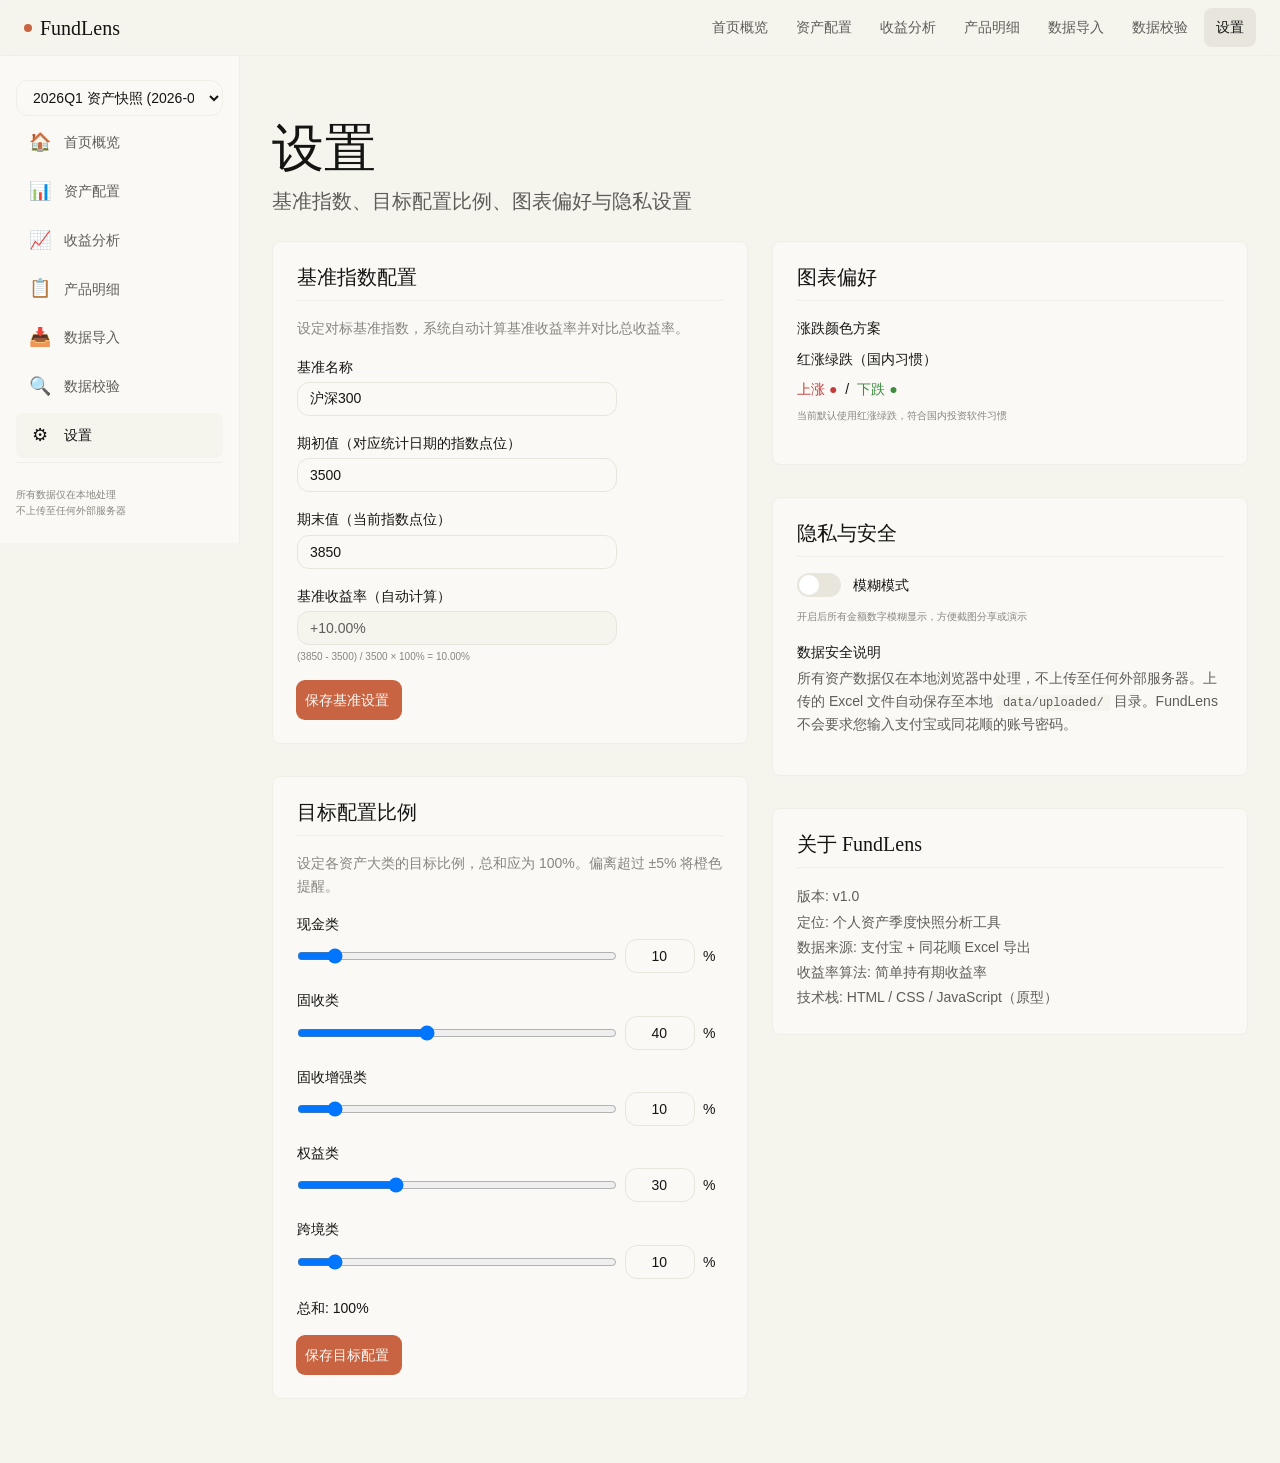
<file: 前端设计/settings.html>
<!doctype html>
<html lang="zh-CN">
<head>
  <meta charset="utf-8" />
  <meta name="viewport" content="width=device-width, initial-scale=1" />
  <title>设置 — FundLens</title>
  <link rel="stylesheet" href="css/tokens.css" />
  <link rel="stylesheet" href="css/components.css" />
  <script src="js/sample-data.js"></script>
</head>
<body>

<nav class="navbar">
  <a class="nav-brand" href="index.html"><span class="brand-dot"></span> FundLens</a>
  <ul class="nav-links">
    <li><a href="overview.html">首页概览</a></li>
    <li><a href="allocation.html">资产配置</a></li>
    <li><a href="profit-analysis.html">收益分析</a></li>
    <li><a href="detail-table.html">产品明细</a></li>
    <li><a href="import.html">数据导入</a></li>
    <li><a href="validation.html">数据校验</a></li>
    <li><a href="settings.html" class="active">设置</a></li>
  </ul>
</nav>

<div class="app-layout">
  <aside class="app-sidebar">
    <select class="snapshot-select"><option>2026Q1 资产快照 (2026-03-31)</option></select>
    <a href="overview.html" class="nav-item"><span class="nav-icon">&#127968;</span> 首页概览</a>
    <a href="allocation.html" class="nav-item"><span class="nav-icon">&#128202;</span> 资产配置</a>
    <a href="profit-analysis.html" class="nav-item"><span class="nav-icon">&#128200;</span> 收益分析</a>
    <a href="detail-table.html" class="nav-item"><span class="nav-icon">&#128203;</span> 产品明细</a>
    <a href="import.html" class="nav-item"><span class="nav-icon">&#128229;</span> 数据导入</a>
    <a href="validation.html" class="nav-item"><span class="nav-icon">&#128269;</span> 数据校验</a>
    <a href="settings.html" class="nav-item active"><span class="nav-icon">&#9881;</span> 设置</a>
    <div class="sidebar-footer">所有数据仅在本地处理<br>不上传至任何外部服务器</div>
  </aside>

  <main class="app-main">
    <div class="page-header">
      <h2>设置</h2>
      <p class="subtitle">基准指数、目标配置比例、图表偏好与隐私设置</p>
    </div>

    <div class="grid-2" style="align-items:start;">
      <div>

        <!-- Benchmark config -->
        <div class="card settings-section">
          <h4>基准指数配置</h4>
          <p style="color:var(--meta);font-size:var(--text-sm);margin-bottom:var(--space-4);">设定对标基准指数，系统自动计算基准收益率并对比总收益率。</p>
          <div class="form-group">
            <label>基准名称</label>
            <input type="text" class="form-input" value="沪深300" id="benchName">
          </div>
          <div class="form-group">
            <label>期初值（对应统计日期的指数点位）</label>
            <input type="number" class="form-input" value="3500" id="benchStart" step="0.01">
          </div>
          <div class="form-group">
            <label>期末值（当前指数点位）</label>
            <input type="number" class="form-input" value="3850" id="benchEnd" step="0.01">
          </div>
          <div class="form-group">
            <label>基准收益率（自动计算）</label>
            <input type="text" class="form-input" value="+10.00%" disabled style="background:var(--bg);color:var(--muted);">
            <div class="hint">(3850 - 3500) / 3500 × 100% = 10.00%</div>
          </div>
          <button class="btn btn-primary" onclick="saveSettings('benchmark')">保存基准设置</button>
        </div>

        <!-- Target allocation -->
        <div class="card settings-section">
          <h4>目标配置比例</h4>
          <p style="color:var(--meta);font-size:var(--text-sm);margin-bottom:var(--space-4);">设定各资产大类的目标比例，总和应为 100%。偏离超过 ±5% 将橙色提醒。</p>
          <div id="targetAllocFields"></div>
          <div style="margin-bottom:var(--space-4);">
            <span style="font-size:var(--text-sm);" id="targetSum">总和: 100%</span>
          </div>
          <button class="btn btn-primary" onclick="saveSettings('target')">保存目标配置</button>
        </div>

      </div>
      <div>

        <!-- Chart preferences -->
        <div class="card settings-section">
          <h4>图表偏好</h4>
          <div class="form-group">
            <label>涨跌颜色方案</label>
            <div style="display:flex;gap:var(--space-4);margin-top:var(--space-2);">
              <label class="toggle-switch" style="flex-direction:column;align-items:flex-start;gap:var(--space-2);">
                <span style="font-size:var(--text-sm);">红涨绿跌（国内习惯）</span>
                <span style="display:flex;align-items:center;gap:var(--space-2);">
                  <span style="color:var(--profit);">上涨 ●</span> /
                  <span style="color:var(--loss);">下跌 ●</span>
                </span>
              </label>
            </div>
            <div class="hint">当前默认使用红涨绿跌，符合国内投资软件习惯</div>
          </div>
        </div>

        <!-- Privacy -->
        <div class="card settings-section">
          <h4>隐私与安全</h4>
          <div class="form-group">
            <label class="toggle-switch">
              <input type="checkbox" id="blurMode" onchange="toggleBlurMode()">
              <span class="toggle-track"></span>
              <span>模糊模式</span>
            </label>
            <div class="hint">开启后所有金额数字模糊显示，方便截图分享或演示</div>
          </div>
          <div class="form-group" style="margin-top:var(--space-4);">
            <label>数据安全说明</label>
            <p style="font-size:var(--text-sm);color:var(--muted);line-height:1.6;">
              所有资产数据仅在本地浏览器中处理，不上传至任何外部服务器。上传的 Excel 文件自动保存至本地 <code style="background:var(--bg);padding:1px 6px;border-radius:3px;font-size:12px;">data/uploaded/</code> 目录。FundLens 不会要求您输入支付宝或同花顺的账号密码。
            </p>
          </div>
        </div>

        <!-- About -->
        <div class="card settings-section">
          <h4>关于 FundLens</h4>
          <div style="font-size:var(--text-sm);color:var(--muted);line-height:1.8;">
            <p>版本: v1.0</p>
            <p>定位: 个人资产季度快照分析工具</p>
            <p>数据来源: 支付宝 + 同花顺 Excel 导出</p>
            <p>收益率算法: 简单持有期收益率</p>
            <p>技术栈: HTML / CSS / JavaScript（原型）</p>
          </div>
        </div>

      </div>
    </div>

  </main>
</div>

<script>
// ─── Populate target allocation fields ──────────────────
(function(){
  var targetMap = {'现金类':10,'固收类':40,'固收增强类':10,'权益类':30,'跨境类':10};
  var container = document.getElementById('targetAllocFields');
  Object.keys(targetMap).forEach(function(cls){
    var div = document.createElement('div');
    div.className = 'form-group';
    div.innerHTML =
      '<label>'+cls+'</label>'+
      '<div style="display:flex;align-items:center;gap:var(--space-2);">'+
        '<input type="range" min="0" max="100" value="'+targetMap[cls]+'" class="target-slider" data-class="'+cls+'" style="flex:1;" oninput="updateTargetSum()">'+
        '<input type="number" class="form-input" value="'+targetMap[cls]+'" data-class="'+cls+'" style="width:70px;text-align:right;" min="0" max="100" oninput="updateTargetSum()">'+
        '<span style="font-size:var(--text-sm);width:20px;">%</span>'+
      '</div>';
    container.appendChild(div);
  });
})();

function updateTargetSum(){
  var sum = 0;
  document.querySelectorAll('.target-slider').forEach(function(s){
    var v = parseInt(s.nextElementSibling.value) || 0;
    s.value = v;
    sum += v;
  });
  var el = document.getElementById('targetSum');
  el.textContent = '总和: '+sum+'%';
  el.style.color = sum===100?'var(--success)':'var(--warn)';
}

function saveSettings(type){
  var toast = document.createElement('div');
  toast.className = 'toast';
  toast.textContent = type==='benchmark'?'基准指数配置已保存':'目标配置比例已保存';
  document.body.appendChild(toast);
  setTimeout(function(){ toast.remove(); }, 2500);
}

function toggleBlurMode(){
  // Visual feedback only — actual blur is applied per-page
  var toast = document.createElement('div');
  toast.className = 'toast';
  toast.textContent = document.getElementById('blurMode').checked?'模糊模式已开启（需在首页应用）':'模糊模式已关闭';
  document.body.appendChild(toast);
  setTimeout(function(){ toast.remove(); }, 2500);
}
</script>
</body>
</html>
</file>
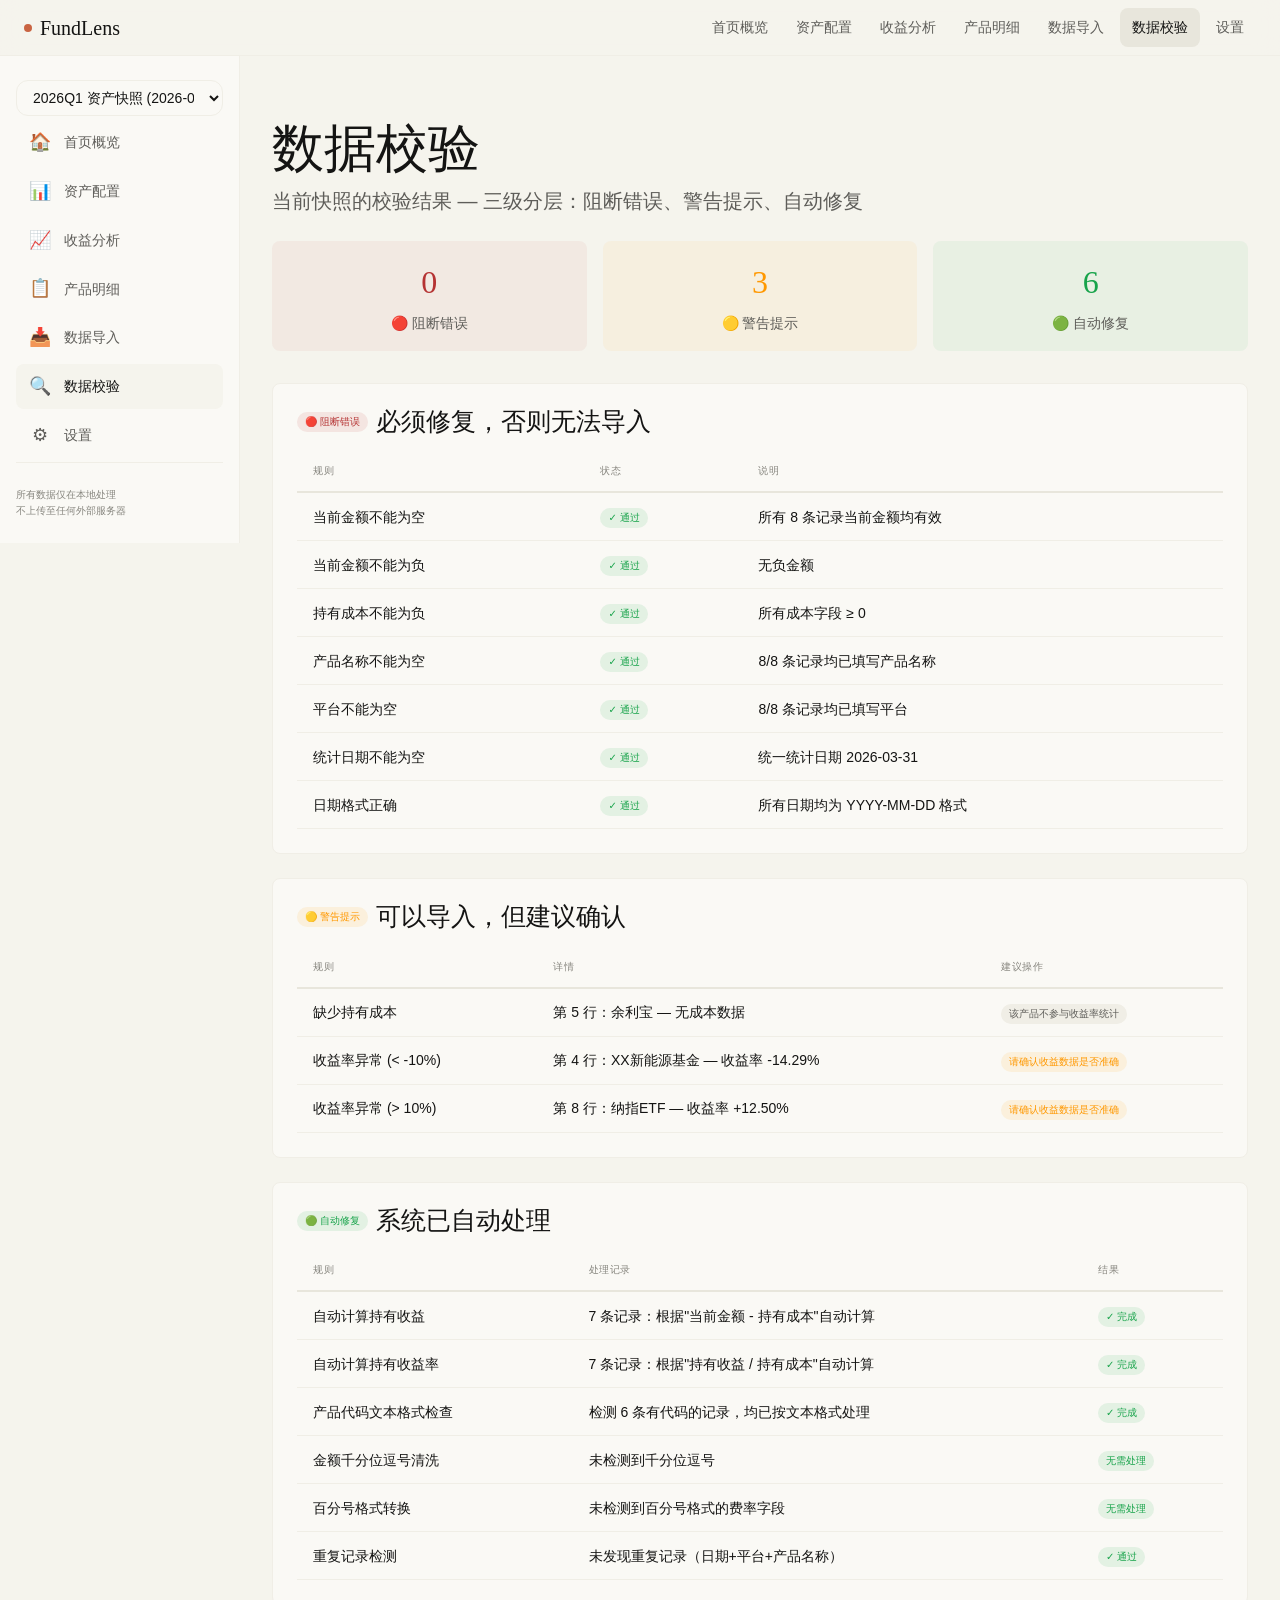
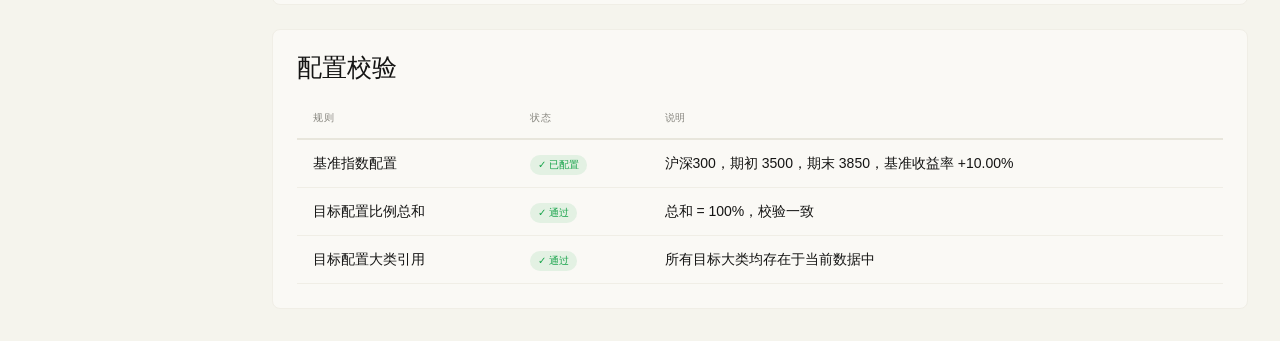
<file: 前端设计/validation.html>
<!doctype html>
<html lang="zh-CN">
<head>
  <meta charset="utf-8" />
  <meta name="viewport" content="width=device-width, initial-scale=1" />
  <title>数据校验 — FundLens</title>
  <link rel="stylesheet" href="css/tokens.css" />
  <link rel="stylesheet" href="css/components.css" />
  <script src="js/sample-data.js"></script>
</head>
<body>

<nav class="navbar">
  <a class="nav-brand" href="index.html"><span class="brand-dot"></span> FundLens</a>
  <ul class="nav-links">
    <li><a href="overview.html">首页概览</a></li>
    <li><a href="allocation.html">资产配置</a></li>
    <li><a href="profit-analysis.html">收益分析</a></li>
    <li><a href="detail-table.html">产品明细</a></li>
    <li><a href="import.html">数据导入</a></li>
    <li><a href="validation.html" class="active">数据校验</a></li>
    <li><a href="settings.html">设置</a></li>
  </ul>
</nav>

<div class="app-layout">
  <aside class="app-sidebar">
    <select class="snapshot-select"><option>2026Q1 资产快照 (2026-03-31)</option></select>
    <a href="overview.html" class="nav-item"><span class="nav-icon">&#127968;</span> 首页概览</a>
    <a href="allocation.html" class="nav-item"><span class="nav-icon">&#128202;</span> 资产配置</a>
    <a href="profit-analysis.html" class="nav-item"><span class="nav-icon">&#128200;</span> 收益分析</a>
    <a href="detail-table.html" class="nav-item"><span class="nav-icon">&#128203;</span> 产品明细</a>
    <a href="import.html" class="nav-item"><span class="nav-icon">&#128229;</span> 数据导入</a>
    <a href="validation.html" class="nav-item active"><span class="nav-icon">&#128269;</span> 数据校验</a>
    <a href="settings.html" class="nav-item"><span class="nav-icon">&#9881;</span> 设置</a>
    <div class="sidebar-footer">所有数据仅在本地处理<br>不上传至任何外部服务器</div>
  </aside>

  <main class="app-main">
    <div class="page-header">
      <h2>数据校验</h2>
      <p class="subtitle">当前快照的校验结果 — 三级分层：阻断错误、警告提示、自动修复</p>
    </div>

    <!-- Summary -->
    <div class="validation-summary" style="margin-bottom:var(--space-8);">
      <div class="validation-stat v-error">
        <div class="stat-num">0</div><div class="stat-label">🔴 阻断错误</div>
      </div>
      <div class="validation-stat v-warn">
        <div class="stat-num">3</div><div class="stat-label">🟡 警告提示</div>
      </div>
      <div class="validation-stat v-fix">
        <div class="stat-num">6</div><div class="stat-label">🟢 自动修复</div>
      </div>
    </div>

    <!-- Block errors -->
    <div class="card" style="margin-bottom:var(--space-6);">
      <h4 style="display:flex;align-items:center;gap:var(--space-2);margin-bottom:var(--space-4);">
        <span class="badge badge-error">🔴 阻断错误</span> 必须修复，否则无法导入
      </h4>
      <table class="data-table">
        <thead><tr><th>规则</th><th>状态</th><th>说明</th></tr></thead>
        <tbody>
          <tr><td>当前金额不能为空</td><td><span class="badge badge-success">✓ 通过</span></td><td>所有 8 条记录当前金额均有效</td></tr>
          <tr><td>当前金额不能为负</td><td><span class="badge badge-success">✓ 通过</span></td><td>无负金额</td></tr>
          <tr><td>持有成本不能为负</td><td><span class="badge badge-success">✓ 通过</span></td><td>所有成本字段 ≥ 0</td></tr>
          <tr><td>产品名称不能为空</td><td><span class="badge badge-success">✓ 通过</span></td><td>8/8 条记录均已填写产品名称</td></tr>
          <tr><td>平台不能为空</td><td><span class="badge badge-success">✓ 通过</span></td><td>8/8 条记录均已填写平台</td></tr>
          <tr><td>统计日期不能为空</td><td><span class="badge badge-success">✓ 通过</span></td><td>统一统计日期 2026-03-31</td></tr>
          <tr><td>日期格式正确</td><td><span class="badge badge-success">✓ 通过</span></td><td>所有日期均为 YYYY-MM-DD 格式</td></tr>
        </tbody>
      </table>
    </div>

    <!-- Warnings -->
    <div class="card" style="margin-bottom:var(--space-6);">
      <h4 style="display:flex;align-items:center;gap:var(--space-2);margin-bottom:var(--space-4);">
        <span class="badge badge-warn">🟡 警告提示</span> 可以导入，但建议确认
      </h4>
      <table class="data-table">
        <thead><tr><th>规则</th><th>详情</th><th>建议操作</th></tr></thead>
        <tbody>
          <tr>
            <td>缺少持有成本</td>
            <td>第 5 行：余利宝 — 无成本数据</td>
            <td><span class="badge badge-muted">该产品不参与收益率统计</span></td>
          </tr>
          <tr>
            <td>收益率异常 (&lt; -10%)</td>
            <td>第 4 行：XX新能源基金 — 收益率 -14.29%</td>
            <td><span class="badge badge-warn">请确认收益数据是否准确</span></td>
          </tr>
          <tr>
            <td>收益率异常 (&gt; 10%)</td>
            <td>第 8 行：纳指ETF — 收益率 +12.50%</td>
            <td><span class="badge badge-warn">请确认收益数据是否准确</span></td>
          </tr>
        </tbody>
      </table>
    </div>

    <!-- Auto-fixes -->
    <div class="card" style="margin-bottom:var(--space-6);">
      <h4 style="display:flex;align-items:center;gap:var(--space-2);margin-bottom:var(--space-4);">
        <span class="badge badge-success">🟢 自动修复</span> 系统已自动处理
      </h4>
      <table class="data-table">
        <thead><tr><th>规则</th><th>处理记录</th><th>结果</th></tr></thead>
        <tbody>
          <tr><td>自动计算持有收益</td><td>7 条记录：根据"当前金额 - 持有成本"自动计算</td><td><span class="badge badge-success">✓ 完成</span></td></tr>
          <tr><td>自动计算持有收益率</td><td>7 条记录：根据"持有收益 / 持有成本"自动计算</td><td><span class="badge badge-success">✓ 完成</span></td></tr>
          <tr><td>产品代码文本格式检查</td><td>检测 6 条有代码的记录，均已按文本格式处理</td><td><span class="badge badge-success">✓ 完成</span></td></tr>
          <tr><td>金额千分位逗号清洗</td><td>未检测到千分位逗号</td><td><span class="badge badge-success">无需处理</span></td></tr>
          <tr><td>百分号格式转换</td><td>未检测到百分号格式的费率字段</td><td><span class="badge badge-success">无需处理</span></td></tr>
          <tr><td>重复记录检测</td><td>未发现重复记录（日期+平台+产品名称）</td><td><span class="badge badge-success">✓ 通过</span></td></tr>
        </tbody>
      </table>
    </div>

    <!-- Benchmark + Target validation -->
    <div class="card">
      <h4 style="margin-bottom:var(--space-4);">配置校验</h4>
      <table class="data-table">
        <thead><tr><th>规则</th><th>状态</th><th>说明</th></tr></thead>
        <tbody>
          <tr><td>基准指数配置</td><td><span class="badge badge-success">✓ 已配置</span></td><td>沪深300，期初 3500，期末 3850，基准收益率 +10.00%</td></tr>
          <tr><td>目标配置比例总和</td><td><span class="badge badge-success">✓ 通过</span></td><td>总和 = 100%，校验一致</td></tr>
          <tr><td>目标配置大类引用</td><td><span class="badge badge-success">✓ 通过</span></td><td>所有目标大类均存在于当前数据中</td></tr>
        </tbody>
      </table>
    </div>

  </main>
</div>
</body>
</html>
</file>
<file: 前端设计/css/tokens.css>
/* ============================================================
   FundLens Design Tokens
   Based on Claude (Anthropic) Design System
   Extended with financial dashboard tokens
   ============================================================ */

:root {
  /* ─── Surface (Claude) ──────────────────────────────────── */
  --bg: #f5f4ed;
  --surface: #faf9f5;
  --surface-warm: #e8e6dc;

  /* ─── Foreground (Claude) ───────────────────────────────── */
  --fg: #141413;
  --fg-2: #3d3d3a;
  --muted: #5e5d59;
  --meta: #87867f;

  /* ─── Border (Claude) ───────────────────────────────────── */
  --border: #f0eee6;
  --border-soft: #e8e6dc;

  /* ─── Accent (Claude terracotta) ────────────────────────── */
  --accent: #c96442;
  --accent-on: #faf9f5;
  --accent-hover: color-mix(in oklab, var(--accent), black 8%);
  --accent-active: color-mix(in oklab, var(--accent), black 14%);

  /* ─── Semantic ──────────────────────────────────────────── */
  --success: #17a34a;
  --warn: #ff9800;
  --danger: #b53333;

  /* ─── FundLens financial colors ─────────────────────────── */
  --profit: #c43d3d;        /* 盈利 — warm red (Chinese convention: red = up) */
  --loss: #3d8c40;          /* 亏损 — green */
  --profit-bg: rgba(196, 61, 61, 0.08);
  --loss-bg: rgba(61, 140, 64, 0.08);
  --warn-bg: rgba(255, 152, 0, 0.1);
  --warn-border: #ff9800;

  /* Chart palette — soft, harmonious with Claude parchment */
  --chart-1: #c96442;       /* terracotta */
  --chart-2: #5e5d59;       /* olive gray */
  --chart-3: #d4a574;       /* warm sand */
  --chart-4: #8b9a8b;       /* muted sage */
  --chart-5: #b8a9a0;       /* warm stone */
  --chart-6: #6b7b6b;       /* deep sage */
  --chart-7: #d4c5bc;       /* warm blush */
  --chart-8: #4d4c48;       /* charcoal warm */
  --chart-9: #c4b5a5;       /* warm tan */
  --chart-10: #3d3d3a;      /* dark warm */

  /* ─── Typography (Claude) ────────────────────────────────── */
  --font-display: "Anthropic Serif", Georgia, "Times New Roman", serif;
  --font-body: "Anthropic Sans", "Arial", system-ui, -apple-system, sans-serif;
  --font-mono: "Anthropic Mono", ui-monospace, "JetBrains Mono", Menlo, monospace;

  --text-xs: 10px;
  --text-sm: 14px;
  --text-base: 16px;
  --text-lg: 20px;
  --text-xl: 25px;
  --text-2xl: 32px;
  --text-3xl: 52px;
  --text-4xl: 64px;

  --leading-body: 1.6;
  --leading-tight: 1.1;
  --tracking-display: 0em;

  /* ─── Spacing ────────────────────────────────────────────── */
  --space-1: 4px;
  --space-2: 8px;
  --space-3: 12px;
  --space-4: 16px;
  --space-5: 20px;
  --space-6: 24px;
  --space-8: 32px;
  --space-12: 48px;
  --section-y-desktop: 96px;
  --section-y-tablet: 64px;
  --section-y-phone: 48px;

  /* ─── Radius ─────────────────────────────────────────────── */
  --radius-sm: 8px;
  --radius-md: 12px;
  --radius-lg: 16px;
  --radius-pill: 9999px;

  /* ─── Elevation ──────────────────────────────────────────── */
  --elev-flat: none;
  --elev-ring: 0 0 0 1px var(--border);
  --elev-raised: rgba(0,0,0,0.05) 0px 4px 24px;

  /* ─── Focus ──────────────────────────────────────────────── */
  --focus-ring: 0 0 0 3px rgba(56, 152, 236, 0.3);

  /* ─── Motion ─────────────────────────────────────────────── */
  --motion-fast: 150ms;
  --motion-base: 200ms;
  --ease-standard: cubic-bezier(0.2, 0, 0, 1);

  /* ─── Layout ─────────────────────────────────────────────── */
  --container-max: 1200px;
  --container-gutter-desktop: 24px;
  --container-gutter-tablet: 16px;
  --container-gutter-phone: 12px;
}
</file>
<file: 前端设计/css/components.css>
/* ============================================================
   FundLens Shared Components
   Claude design system applied to financial dashboard patterns
   ============================================================ */

*, *::before, *::after { box-sizing: border-box; margin: 0; padding: 0; }

html {
  font-size: 16px;
  -webkit-font-smoothing: antialiased;
  -moz-osx-font-smoothing: grayscale;
}

body {
  background: var(--bg);
  color: var(--fg);
  font-family: var(--font-body);
  font-size: var(--text-base);
  line-height: var(--leading-body);
  min-height: 100vh;
}

/* ─── Typography ─────────────────────────────────────────── */

h1, h2, h3, h4 {
  font-family: var(--font-display);
  font-weight: 500;
  line-height: var(--leading-tight);
  color: var(--fg);
}

h1 { font-size: var(--text-4xl); }
h2 { font-size: var(--text-3xl); }
h3 { font-size: var(--text-2xl); }
h4 { font-size: var(--text-xl); }

/* ─── Layout primitives ──────────────────────────────────── */

.container {
  max-width: var(--container-max);
  margin: 0 auto;
  padding: 0 var(--container-gutter-desktop);
}

@media (max-width: 768px) {
  .container { padding: 0 var(--container-gutter-tablet); }
}
@media (max-width: 430px) {
  .container { padding: 0 var(--container-gutter-phone); }
}

section {
  padding: var(--section-y-desktop) 0;
}
section + section {
  border-top: 1px solid var(--border);
}

@media (max-width: 768px) {
  section { padding: var(--section-y-tablet) 0; }
}
@media (max-width: 430px) {
  section { padding: var(--section-y-phone) 0; }
}

.stack-3 > * + * { margin-top: var(--space-3); }
.stack-4 > * + * { margin-top: var(--space-4); }
.stack-6 > * + * { margin-top: var(--space-6); }
.stack-8 > * + * { margin-top: var(--space-8); }

.row-between {
  display: flex;
  align-items: center;
  justify-content: space-between;
  gap: var(--space-4);
  flex-wrap: wrap;
}

.grid-2, .grid-3, .grid-4 {
  display: grid;
  gap: var(--space-6);
}
.grid-2 { grid-template-columns: repeat(2, 1fr); }
.grid-3 { grid-template-columns: repeat(3, 1fr); }
.grid-4 { grid-template-columns: repeat(4, 1fr); }

@media (max-width: 1024px) {
  .grid-4 { grid-template-columns: repeat(2, 1fr); }
}
@media (max-width: 768px) {
  .grid-3 { grid-template-columns: repeat(2, 1fr); }
}
@media (max-width: 430px) {
  .grid-2, .grid-3, .grid-4 { grid-template-columns: 1fr; }
}

/* ─── Buttons ────────────────────────────────────────────── */

.btn {
  display: inline-flex;
  align-items: center;
  justify-content: center;
  gap: var(--space-2);
  padding: 0 12px 0 8px;
  height: 38px;
  background: var(--surface-warm);
  color: var(--fg-2);
  font-family: var(--font-body);
  font-size: var(--text-sm);
  font-weight: 500;
  line-height: 1;
  border: none;
  border-radius: var(--radius-sm);
  box-shadow: var(--elev-ring);
  cursor: pointer;
  transition: background var(--motion-fast) var(--ease-standard),
              box-shadow var(--motion-fast) var(--ease-standard);
  text-decoration: none;
  white-space: nowrap;
}
.btn:hover { background: var(--border-soft); }
.btn:active { background: var(--border); }
.btn:focus-visible {
  outline: none;
  box-shadow: var(--focus-ring);
}

.btn-primary {
  background: var(--accent);
  color: var(--accent-on);
  box-shadow: 0 0 0 1px var(--accent);
}
.btn-primary:hover { background: var(--accent-hover); }
.btn-primary:active { background: var(--accent-active); }

.btn-sm {
  height: 30px;
  font-size: var(--text-xs);
  padding: 0 8px;
}
.btn-lg {
  height: 48px;
  font-size: var(--text-base);
  padding: 0 20px;
  border-radius: var(--radius-md);
}

.btn-icon {
  width: 36px;
  height: 36px;
  padding: 0;
  border-radius: 50%;
}

/* ─── Cards ──────────────────────────────────────────────── */

.card {
  background: var(--surface);
  border: 1px solid var(--border);
  border-radius: var(--radius-sm);
  padding: var(--space-6);
  box-shadow: var(--elev-flat);
}
.card-raised {
  box-shadow: var(--elev-raised);
}

/* ─── KPI cards ──────────────────────────────────────────── */

.kpi-card {
  background: var(--surface);
  border: 1px solid var(--border);
  border-radius: var(--radius-sm);
  padding: var(--space-5) var(--space-6);
  display: flex;
  flex-direction: column;
  gap: var(--space-2);
}
.kpi-label {
  font-size: var(--text-sm);
  color: var(--meta);
  font-weight: 400;
  letter-spacing: 0.02em;
}
.kpi-value {
  font-family: var(--font-display);
  font-size: var(--text-2xl);
  font-weight: 500;
  color: var(--fg);
  line-height: 1.2;
}
.kpi-value.profit { color: var(--profit); }
.kpi-value.loss { color: var(--loss); }
.kpi-value.warn { color: var(--warn); }

.kpi-sub {
  font-size: var(--text-sm);
  color: var(--muted);
}

.kpi-card.warn-card {
  border-color: var(--warn-border);
  background: var(--warn-bg);
}

/* ─── Navigation bar ─────────────────────────────────────── */

.navbar {
  position: sticky;
  top: 0;
  z-index: 100;
  background: rgba(245, 244, 237, 0.92);
  backdrop-filter: blur(12px);
  -webkit-backdrop-filter: blur(12px);
  border-bottom: 1px solid var(--border);
  padding: 0 var(--container-gutter-desktop);
  height: 56px;
  display: flex;
  align-items: center;
  justify-content: space-between;
}

.nav-brand {
  font-family: var(--font-display);
  font-size: var(--text-lg);
  font-weight: 500;
  color: var(--fg);
  text-decoration: none;
  display: flex;
  align-items: center;
  gap: var(--space-2);
}
.nav-brand .brand-dot {
  width: 8px;
  height: 8px;
  border-radius: 50%;
  background: var(--accent);
}

.nav-links {
  display: flex;
  align-items: center;
  gap: var(--space-1);
  list-style: none;
}
.nav-links a {
  display: block;
  padding: var(--space-2) var(--space-3);
  font-size: var(--text-sm);
  color: var(--muted);
  text-decoration: none;
  border-radius: var(--radius-sm);
  transition: color var(--motion-fast), background var(--motion-fast);
}
.nav-links a:hover,
.nav-links a.active {
  color: var(--fg);
  background: var(--surface-warm);
}

@media (max-width: 768px) {
  .nav-links { display: none; }
  .nav-brand { font-size: var(--text-base); }
}

/* ─── Page header ────────────────────────────────────────── */

.page-header {
  padding: var(--space-8) 0 var(--space-6);
}
.page-header h2 {
  font-size: var(--text-3xl);
  margin-bottom: var(--space-2);
}
.page-header .subtitle {
  font-size: var(--text-lg);
  color: var(--muted);
  max-width: 600px;
}

@media (max-width: 768px) {
  .page-header h2 { font-size: var(--text-2xl); }
  .page-header .subtitle { font-size: var(--text-base); }
}

/* ─── Sidebar layout (app pages) ─────────────────────────── */

.app-layout {
  display: flex;
  min-height: calc(100vh - 56px);
}

.app-sidebar {
  width: 240px;
  flex-shrink: 0;
  border-right: 1px solid var(--border);
  background: var(--surface);
  padding: var(--space-6) var(--space-4);
  display: flex;
  flex-direction: column;
  gap: var(--space-1);
  position: sticky;
  top: 56px;
  align-self: flex-start;
  max-height: calc(100vh - 56px);
  overflow-y: auto;
}

.app-sidebar .snapshot-selector {
  margin-bottom: var(--space-4);
}

.app-sidebar .nav-item {
  display: flex;
  align-items: center;
  gap: var(--space-3);
  padding: var(--space-2) var(--space-3);
  font-size: var(--text-sm);
  color: var(--muted);
  text-decoration: none;
  border-radius: var(--radius-sm);
  transition: all var(--motion-fast);
}
.app-sidebar .nav-item:hover,
.app-sidebar .nav-item.active {
  color: var(--fg);
  background: var(--bg);
}
.app-sidebar .nav-item .nav-icon {
  font-size: 18px;
  width: 24px;
  text-align: center;
}

.app-sidebar .sidebar-footer {
  margin-top: auto;
  padding-top: var(--space-6);
  border-top: 1px solid var(--border);
  font-size: var(--text-xs);
  color: var(--meta);
  line-height: 1.6;
}

.app-main {
  flex: 1;
  min-width: 0;
  padding: var(--space-8);
  overflow-x: auto;
}

@media (max-width: 768px) {
  .app-sidebar { display: none; }
  .app-main { padding: var(--space-4); }
}

/* ─── Table ──────────────────────────────────────────────── */

.data-table {
  width: 100%;
  border-collapse: collapse;
  font-size: var(--text-sm);
  font-variant-numeric: tabular-nums;
}
.data-table th {
  text-align: left;
  padding: var(--space-3) var(--space-4);
  color: var(--meta);
  font-weight: 500;
  font-size: var(--text-xs);
  text-transform: uppercase;
  letter-spacing: 0.05em;
  border-bottom: 2px solid var(--border-soft);
  white-space: nowrap;
  cursor: pointer;
  user-select: none;
}
.data-table th:hover { color: var(--fg); }
.data-table th .sort-arrow { margin-left: 4px; opacity: 0.4; }
.data-table th.sorted .sort-arrow { opacity: 1; color: var(--accent); }

.data-table td {
  padding: var(--space-3) var(--space-4);
  border-bottom: 1px solid var(--border);
  color: var(--fg);
}
.data-table tr:hover td { background: rgba(0,0,0,0.02); }

.data-table .num {
  text-align: right;
  font-variant-numeric: tabular-nums;
}
.data-table .profit-cell { color: var(--profit); }
.data-table .loss-cell { color: var(--loss); }

/* ─── Filters bar ────────────────────────────────────────── */

.filters-bar {
  display: flex;
  flex-wrap: wrap;
  gap: var(--space-3);
  align-items: center;
  padding: var(--space-4) 0;
}

.filter-select {
  padding: 6px 12px;
  border: 1px solid var(--border);
  border-radius: var(--radius-md);
  background: var(--surface);
  color: var(--fg);
  font-family: var(--font-body);
  font-size: var(--text-sm);
  cursor: pointer;
  min-width: 120px;
}
.filter-select:focus { outline: none; border-color: var(--accent); }

.search-input {
  padding: 6px 12px;
  border: 1px solid var(--border);
  border-radius: var(--radius-md);
  background: var(--surface);
  color: var(--fg);
  font-family: var(--font-body);
  font-size: var(--text-sm);
  min-width: 200px;
}
.search-input::placeholder { color: var(--meta); }
.search-input:focus { outline: none; border-color: var(--accent); }

/* ─── Badges ─────────────────────────────────────────────── */

.badge {
  display: inline-flex;
  align-items: center;
  gap: 4px;
  padding: 2px 8px;
  border-radius: var(--radius-pill);
  font-size: var(--text-xs);
  font-weight: 500;
  line-height: 1.6;
}
.badge-dot {
  width: 6px;
  height: 6px;
  border-radius: 50%;
}
.badge-error {
  background: rgba(181, 51, 51, 0.1);
  color: var(--danger);
}
.badge-warn {
  background: rgba(255, 152, 0, 0.1);
  color: var(--warn);
}
.badge-success {
  background: rgba(23, 163, 74, 0.1);
  color: var(--success);
}
.badge-muted {
  background: var(--border);
  color: var(--muted);
}

/* ─── Empty state ────────────────────────────────────────── */

.empty-state {
  text-align: center;
  padding: var(--space-12) var(--space-6);
}
.empty-state h3 {
  font-size: var(--text-xl);
  margin-bottom: var(--space-3);
  color: var(--fg);
}
.empty-state p {
  color: var(--muted);
  max-width: 480px;
  margin: 0 auto var(--space-6);
}

/* ─── Chart containers ───────────────────────────────────── */

.chart-card {
  background: var(--surface);
  border: 1px solid var(--border);
  border-radius: var(--radius-sm);
  padding: var(--space-6);
}
.chart-card h4 {
  font-size: var(--text-lg);
  margin-bottom: var(--space-4);
  font-weight: 500;
}
.chart-container {
  width: 100%;
  overflow: hidden;
}
.chart-container svg {
  width: 100%;
  height: auto;
}

/* ─── Snapshot selector ──────────────────────────────────── */

.snapshot-select {
  width: 100%;
  padding: 8px 12px;
  border: 1px solid var(--border);
  border-radius: var(--radius-md);
  background: var(--surface);
  color: var(--fg);
  font-family: var(--font-body);
  font-size: var(--text-sm);
  cursor: pointer;
}
.snapshot-select:focus { outline: none; border-color: var(--accent); }

/* ─── Upload zone ────────────────────────────────────────── */

.upload-zone {
  border: 2px dashed var(--border-soft);
  border-radius: var(--radius-lg);
  padding: var(--space-12);
  text-align: center;
  background: var(--surface);
  cursor: pointer;
  transition: all var(--motion-base);
}
.upload-zone:hover,
.upload-zone.drag-over {
  border-color: var(--accent);
  background: rgba(201, 100, 66, 0.04);
}
.upload-zone .upload-icon {
  font-size: 48px;
  margin-bottom: var(--space-4);
}
.upload-zone h3 {
  font-size: var(--text-lg);
  margin-bottom: var(--space-2);
}
.upload-zone p {
  color: var(--muted);
  font-size: var(--text-sm);
}

/* ─── Validation result ──────────────────────────────────── */

.validation-summary {
  display: flex;
  gap: var(--space-4);
  flex-wrap: wrap;
}
.validation-stat {
  flex: 1;
  min-width: 140px;
  padding: var(--space-4);
  border-radius: var(--radius-sm);
  text-align: center;
}
.validation-stat .stat-num {
  font-family: var(--font-display);
  font-size: var(--text-2xl);
  font-weight: 500;
  margin-bottom: var(--space-1);
}
.validation-stat .stat-label {
  font-size: var(--text-sm);
  color: var(--muted);
}
.validation-stat.v-error { background: rgba(181, 51, 51, 0.06); }
.validation-stat.v-error .stat-num { color: var(--danger); }
.validation-stat.v-warn { background: rgba(255, 152, 0, 0.06); }
.validation-stat.v-warn .stat-num { color: var(--warn); }
.validation-stat.v-fix { background: rgba(23, 163, 74, 0.06); }
.validation-stat.v-fix .stat-num { color: var(--success); }

/* ─── Target allocation bar ──────────────────────────────── */

.target-bar-row {
  display: flex;
  align-items: center;
  gap: var(--space-4);
  margin-bottom: var(--space-3);
}
.target-bar-label {
  width: 120px;
  font-size: var(--text-sm);
  color: var(--fg);
  text-align: right;
  flex-shrink: 0;
}
.target-bar-track {
  flex: 1;
  height: 28px;
  background: var(--border);
  border-radius: 4px;
  position: relative;
  overflow: visible;
}
.target-bar-current {
  height: 100%;
  border-radius: 4px;
  position: absolute;
  left: 0;
  top: 0;
  transition: width 0.6s var(--ease-standard);
}
.target-bar-marker {
  position: absolute;
  top: -4px;
  bottom: -4px;
  width: 3px;
  background: var(--fg);
  border-radius: 2px;
  z-index: 2;
}
.target-bar-deviation {
  width: 80px;
  font-size: var(--text-xs);
  text-align: left;
  flex-shrink: 0;
}
.target-bar-deviation.over { color: var(--warn); }

@media (max-width: 430px) {
  .target-bar-label { width: 80px; font-size: var(--text-xs); }
  .target-bar-deviation { width: 60px; }
}

/* ─── Settings form ──────────────────────────────────────── */

.settings-section {
  margin-bottom: var(--space-8);
}
.settings-section h4 {
  font-size: var(--text-lg);
  margin-bottom: var(--space-4);
  padding-bottom: var(--space-3);
  border-bottom: 1px solid var(--border);
}

.form-group {
  margin-bottom: var(--space-4);
}
.form-group label {
  display: block;
  font-size: var(--text-sm);
  color: var(--fg);
  margin-bottom: var(--space-1);
  font-weight: 500;
}
.form-group .hint {
  font-size: var(--text-xs);
  color: var(--meta);
  margin-top: var(--space-1);
}

.form-input {
  width: 100%;
  max-width: 320px;
  padding: 8px 12px;
  border: 1px solid var(--border-soft);
  border-radius: var(--radius-md);
  background: var(--surface);
  color: var(--fg);
  font-family: var(--font-body);
  font-size: var(--text-sm);
}
.form-input:focus { outline: none; border-color: var(--accent); }
.form-input::placeholder { color: var(--meta); }

label.toggle-switch {
  display: inline-flex;
  align-items: center;
  gap: var(--space-3);
  cursor: pointer;
  margin-bottom: var(--space-1);
}
label.toggle-switch input { display: none; }
.toggle-track {
  width: 44px;
  height: 24px;
  background: var(--border-soft);
  border-radius: 12px;
  position: relative;
  transition: background var(--motion-fast);
}
.toggle-switch input:checked + .toggle-track {
  background: var(--accent);
}
.toggle-track::after {
  content: '';
  position: absolute;
  top: 2px;
  left: 2px;
  width: 20px;
  height: 20px;
  background: white;
  border-radius: 50%;
  transition: transform var(--motion-fast);
}
.toggle-switch input:checked + .toggle-track::after {
  transform: translateX(20px);
}

/* ─── Toast / notification ────────────────────────────────── */

.toast {
  position: fixed;
  bottom: 24px;
  right: 24px;
  background: var(--fg);
  color: var(--bg);
  padding: var(--space-3) var(--space-5);
  border-radius: var(--radius-md);
  font-size: var(--text-sm);
  z-index: 1000;
  box-shadow: var(--elev-raised);
  animation: toast-in 0.3s var(--ease-standard);
}
@keyframes toast-in {
  from { opacity: 0; transform: translateY(8px); }
  to { opacity: 1; transform: translateY(0); }
}

/* ─── Tabs ───────────────────────────────────────────────── */

.tabs {
  display: flex;
  gap: 0;
  border-bottom: 2px solid var(--border);
  margin-bottom: var(--space-6);
}
.tab-btn {
  padding: var(--space-3) var(--space-5);
  font-family: var(--font-body);
  font-size: var(--text-sm);
  font-weight: 500;
  color: var(--muted);
  background: none;
  border: none;
  border-bottom: 2px solid transparent;
  margin-bottom: -2px;
  cursor: pointer;
  transition: all var(--motion-fast);
}
.tab-btn:hover { color: var(--fg); }
.tab-btn.active {
  color: var(--accent);
  border-bottom-color: var(--accent);
}

/* ─── Blur mode overlay ──────────────────────────────────── */

.blur-mode .sensitive {
  filter: blur(8px);
  user-select: none;
  pointer-events: none;
}

/* ─── Modal ──────────────────────────────────────────────── */

.modal-overlay {
  position: fixed;
  inset: 0;
  background: rgba(0,0,0,0.3);
  backdrop-filter: blur(4px);
  z-index: 200;
  display: flex;
  align-items: center;
  justify-content: center;
}
.modal {
  background: var(--surface);
  border: 1px solid var(--border);
  border-radius: var(--radius-lg);
  padding: var(--space-8);
  max-width: 480px;
  width: 90%;
  box-shadow: var(--elev-raised);
}
.modal h3 { margin-bottom: var(--space-4); }

/* ─── Print ──────────────────────────────────────────────── */

@media print {
  .navbar, .app-sidebar { display: none !important; }
  .app-main { padding: 0 !important; }
  body { background: white !important; }
}
</file>
